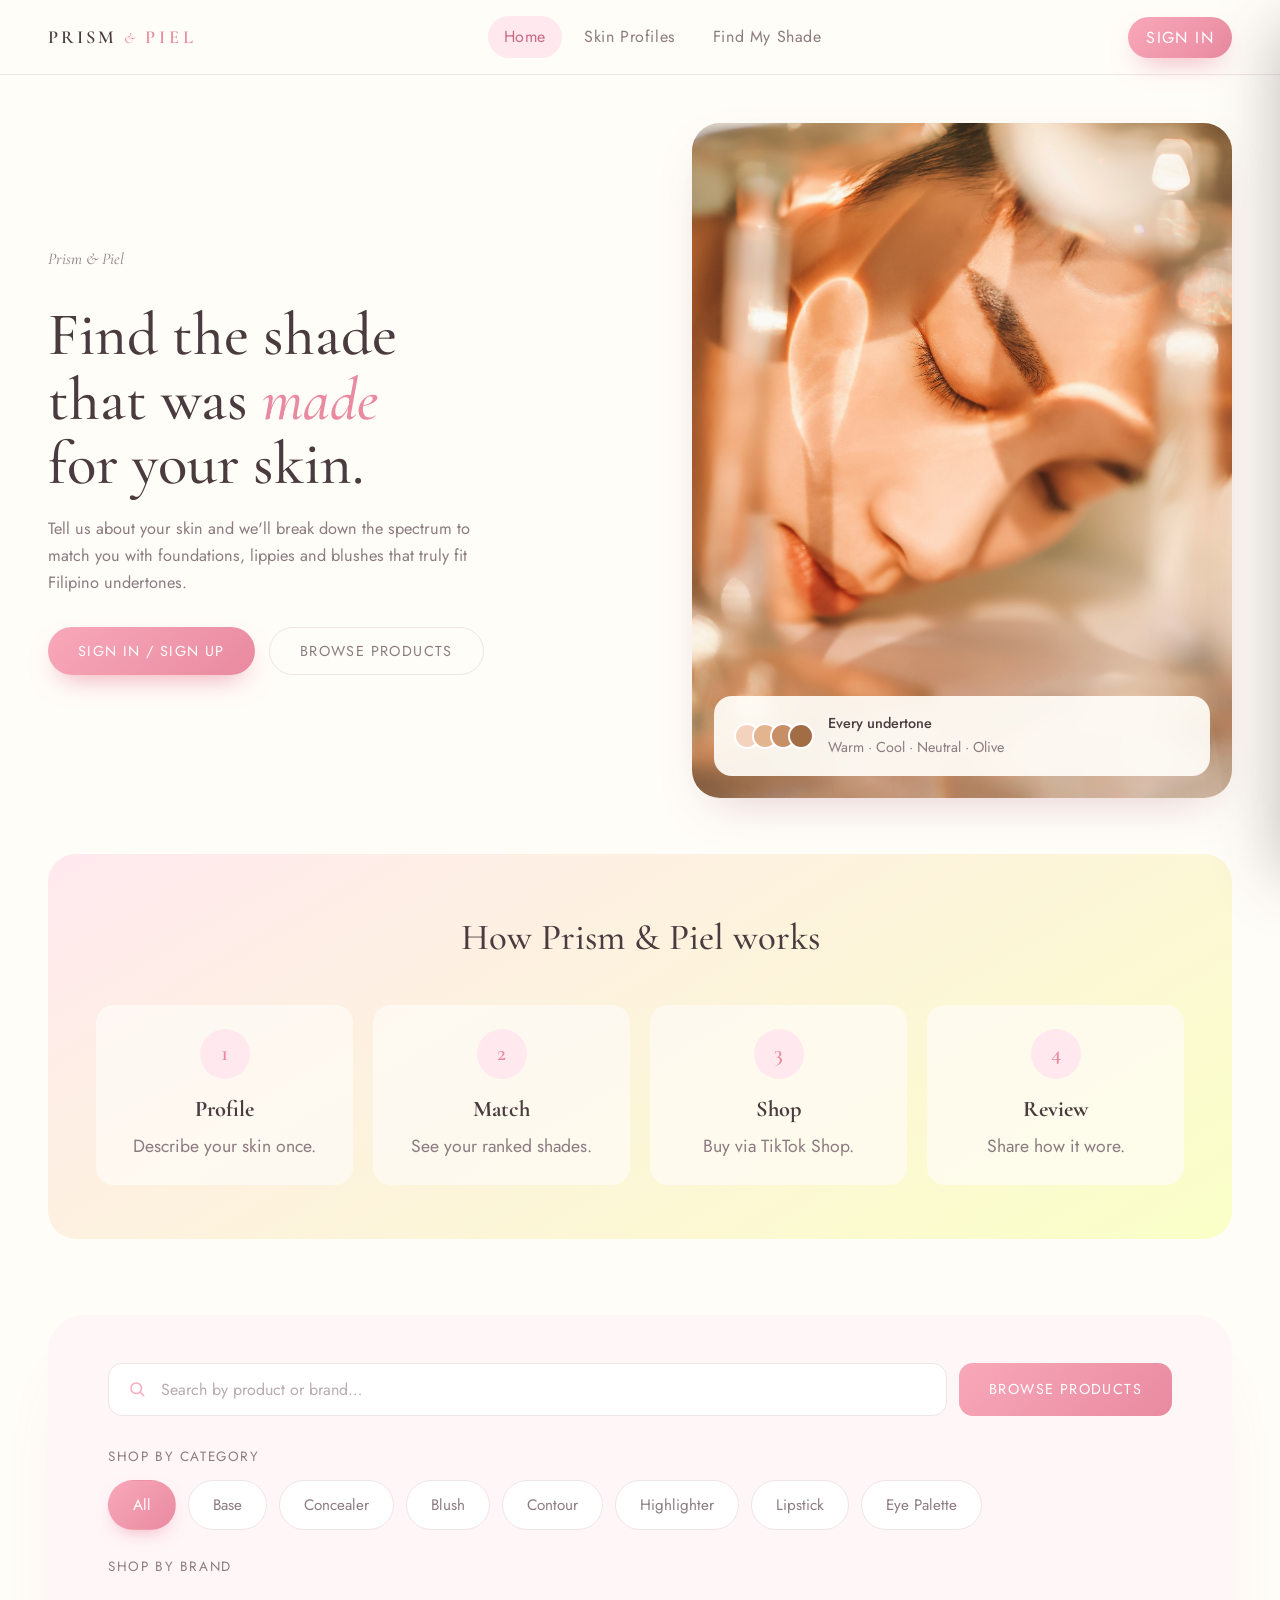
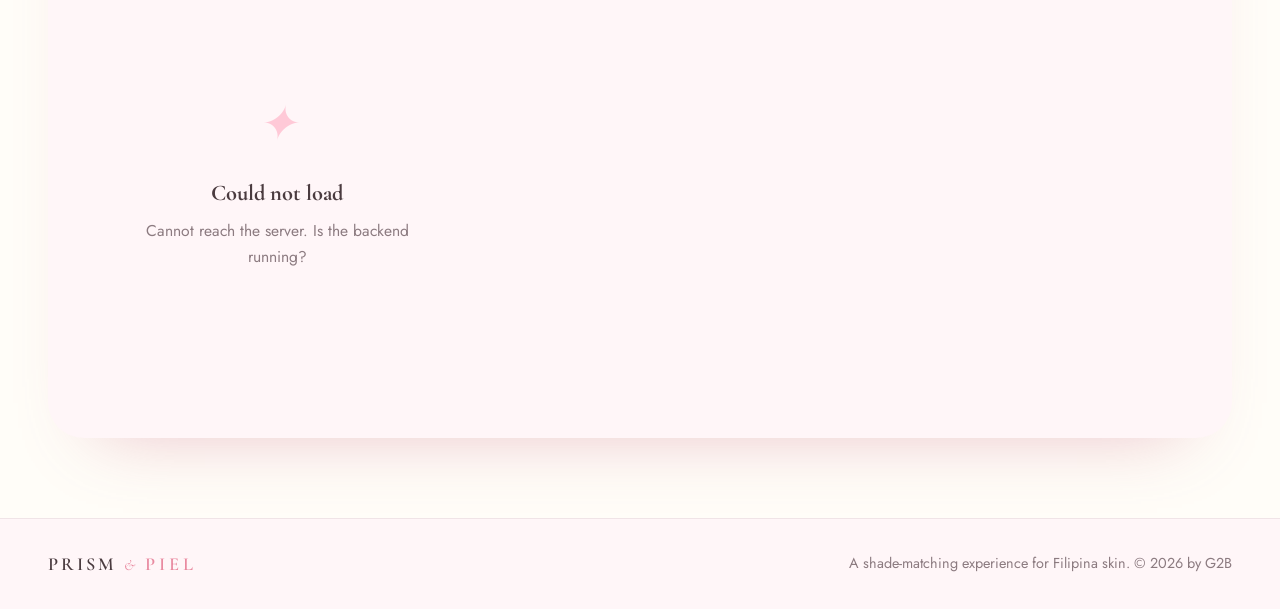
<file: frontend/index.html>
<!DOCTYPE html>
<html lang="en">
<head>
  <meta charset="UTF-8" />
  <meta name="viewport" content="width=device-width, initial-scale=1.0" />
  <title>Prism &amp; Piel</title>

  <!-- ===================================
  Cormorant Garamond - this one for elegant headings and titles 
  Jost - for body text 
  ======================================-->
  <link rel="preconnect" href="https://fonts.googleapis.com" />
  <link rel="preconnect" href="https://fonts.gstatic.com" crossorigin />
  <link href="https://fonts.googleapis.com/css2?family=Cormorant+Garamond:ital,wght@0,400;0,500;0,600;1,400&family=Jost:wght@300;400;500&display=swap" rel="stylesheet" />

  <link rel="stylesheet" href="css/style.css" />
</head>

<body>

  <!-- ============================================================
       MAIN APP
       ============================================================ -->
  <div id="app" class="app">

    <header class="topbar">
      <div class="topbar-inner">
        <div class="brand-mark brand-mark-sm" data-nav="home">
          <span class="brand-prism">PRISM</span>
          <span class="brand-amp">&amp;</span>
          <span class="brand-piel">PIEL</span>
        </div>

        <nav class="nav" id="main-nav">
          <a href="#" class="nav-link" data-nav="home">Home</a>
          <a href="#" class="nav-link" data-nav="profiles">Skin Profiles</a>
          <a href="#" class="nav-link" data-nav="recommend">Find My Shade</a>
        </nav>

        <div class="topbar-right">
          <!-- shown when signed in -->
          <span class="user-chip" id="user-chip">
            <span class="user-avatar" id="user-avatar">P</span>
            <span class="user-name" id="user-name">Guest</span>
          </span>
          <button class="btn btn-ghost btn-sm" id="btn-logout">Sign out</button>
          <!-- shown when browsing as guest -->
          <button class="btn btn-primary btn-sm hidden" id="btn-guest-signin"
                  data-open-auth="login">Sign In</button>
        </div>

        <button class="nav-toggle" id="nav-toggle" aria-label="Menu">&#9776;</button>
      </div>
    </header>

    <main class="main" id="view-root">

      <!-- ============ LANDING PAGE ============ -->
      <div id="view-landing" class="view">
        <section class="hero">
          <div class="hero-copy">
            <p class="hero-kicker">Prism &amp; Piel</p>
            <h1>Find the shade<br />that was <em>made</em><br />for your skin.</h1>
            <p>Tell us about your skin and we'll break down the spectrum to
               match you with foundations, lippies and blushes that truly fit
               Filipino undertones.</p>
            <div class="hero-actions">
              <button class="btn btn-primary" data-open-auth="login">Sign In / Sign Up</button>
              <button class="btn btn-ghost" id="btn-browse-guest">Browse Products</button>
            </div>
          </div>
          <div class="hero-pov">
            <img src="assets/hero.jpg" alt="" onerror="this.style.display='none'" />
            <div class="hero-badge">
              <div class="hero-badge-swatches">
                <span style="background:#F4D3BE"></span>
                <span style="background:#E3B58F"></span>
                <span style="background:#C68F66"></span>
                <span style="background:#A26C45"></span>
              </div>
              <div class="hero-badge-text">
                <b>Every undertone</b><br />Warm &middot; Cool &middot; Neutral &middot; Olive
              </div>
            </div>
          </div>
        </section>

        <!-- Steps band -->
        <section class="steps-band">
          <h2>How Prism &amp; Piel works</h2>
          <div class="steps-grid">
            <div class="step">
              <div class="step-num">1</div>
              <h4>Profile</h4>
              <p>Describe your skin once.</p>
            </div>
            <div class="step">
              <div class="step-num">2</div>
              <h4>Match</h4>
              <p>See your ranked shades.</p>
            </div>
            <div class="step">
              <div class="step-num">3</div>
              <h4>Shop</h4>
              <p>Buy via TikTok Shop.</p>
            </div>
            <div class="step">
              <div class="step-num">4</div>
              <h4>Review</h4>
              <p>Share how it wore.</p>
            </div>
          </div>
        </section>

        <div id="landing-products" class="products-section"></div>
      </div><!-- /view-landing -->


      <!-- ============ HOME ============ -->
      <div id="view-home" class="view hidden">

        <div class="welcome-band">
          <div>
            <h1 class="welcome-title">Welcome<span id="home-comma">,</span> <em id="welcome-name">there</em>.</h1>
            <p class="welcome-sub" id="home-sub">Here's a quick look at what's waiting for you.</p>
          </div>
          <div class="welcome-swatch-block">
            <div class="welcome-swatches">
              <span style="background:#F4D3BE"></span>
              <span style="background:#E3B58F"></span>
              <span style="background:#C68F66"></span>
              <span style="background:#A26C45"></span>
              <span style="background:#794E2F"></span>
            </div>
            <p class="welcome-swatch-label">Fair &middot; Light &middot; Medium &middot; Tan &middot; Deep</p>
          </div>
        </div>

        <div id="home-top-picks">
          <div class="section-head">
            <p class="section-kicker">Matched for you</p>
            <h2 class="section-title">Top Shade Picks</h2>
            <p class="section-sub">Based on your first skin profile.</p>
          </div>
          <div class="card-grid" id="home-recs-grid">
            <div class="loading">Finding your shades&hellip;</div>
          </div>
        </div>

        <div id="home-products" class="products-section"></div>

      </div><!-- /view-home -->


      <!-- ============ SKIN PROFILES ============ -->
      <div id="view-profiles" class="view hidden">
        <div class="section-head">
          <p class="section-kicker">Your skin, remembered</p>
          <h2 class="section-title">Skin Profiles</h2>
          <p class="section-sub">Save one or more profiles. Skin changes with the
             seasons &mdash; keep a profile for each version of you.</p>
        </div>
        <div id="profiles-signedin">
          <div class="toolbar">
            <span id="profiles-count" class="profiles-count"></span>
            <button class="btn btn-primary" id="btn-add-profile">+ New Profile</button>
          </div>
          <!-- minimal chips: name only -->
          <div class="profile-strip" id="profile-strip">
            <div class="loading">Loading profiles&hellip;</div>
          </div>
          <div id="profile-detail-host"></div>
        </div>
        <!-- guest gate -->
        <div id="profiles-guest" class="guest-gate hidden">
          <div class="empty">
            <div class="empty-mark">&#10022;</div>
            <h3>Sign in to use Skin Profiles</h3>
            <p>Profiles are tied to your account so we can save and match shades for you.</p>
            <button class="btn btn-primary" data-open-auth="login">Sign In / Sign Up</button>
          </div>
        </div>
      </div><!-- /view-profiles -->


      <!-- ============ FIND MY SHADE ============ -->
      <div id="view-recommend" class="view hidden">
        <div class="section-head">
          <p class="section-kicker">The matching engine</p>
          <h2 class="section-title">Find My Shade</h2>
          <p class="section-sub">Pick a skin profile and we'll rank the product
             variants that best fit your undertone and finish.</p>
        </div>
        <div id="recommend-signedin">
          <div class="rec-pickbar">
            <label class="field">
              <span class="field-label">Choose a skin profile</span>
              <select id="rec-profile-select">
                <option value="">Loading profiles&hellip;</option>
              </select>
            </label>
            <label class="field">
              <span class="field-label">Category</span>
              <select id="rec-category-select">
                <option value="">All categories</option>
                <option value="Base">Base</option>
                <option value="Concealer">Concealer</option>
                <option value="Blush">Blush</option>
                <option value="Contour">Contour</option>
                <option value="Highlighter">Highlighter</option>
                <option value="Lipstick">Lipstick</option>
                <option value="Eye Palette">Eye Palette</option>
              </select>
            </label>
            <button class="btn btn-primary" id="btn-get-recs">Find My Shade</button>
          </div>
          <div class="card-grid" id="rec-grid"></div>
        </div>
        <div id="recommend-guest" class="guest-gate hidden">
          <div class="empty">
            <div class="empty-mark">&#10022;</div>
            <h3>Sign in to get matched</h3>
            <p>Matches are computed from your saved skin profile, so we need to know it's yours.</p>
            <button class="btn btn-primary" data-open-auth="login">Sign In / Sign Up</button>
          </div>
        </div>
      </div><!-- /view-recommend -->

    </main>

    <footer class="footer">
      <div class="footer-inner">
        <div class="brand-mark brand-mark-sm">
          <span class="brand-prism">PRISM</span>
          <span class="brand-amp">&amp;</span>
          <span class="brand-piel">PIEL</span>
        </div>
        <p>A shade-matching experience for Filipina skin. &copy; 2026 by G2B</p>
      </div>
    </footer>

  </div><!-- /#app -->


  <!-- ============================================================
       AUTH MODAL
       ============================================================ -->
  <div id="auth-modal" class="modal-overlay hidden">
    <div class="modal modal-auth">

      <!-- ── Sparkle decorations (shared across both forms) ── -->
      <div class="sparkle-star sparkle-pulse"
           style="top:22px;right:52px;opacity:.6;color:var(--pink-400);pointer-events:none;position:absolute;z-index:0;">
        <svg width="16" height="16" viewBox="0 0 18 18" fill="currentColor">
          <path d="M9 0 L10.2 7.8 L18 9 L10.2 10.2 L9 18 L7.8 10.2 L0 9 L7.8 7.8 Z"/>
        </svg>
      </div>
      <div class="sparkle-star sparkle-drift"
           style="top:52px;right:90px;opacity:.3;color:var(--pink-300);pointer-events:none;position:absolute;z-index:0;">
        <svg width="9" height="9" viewBox="0 0 18 18" fill="currentColor">
          <path d="M9 0 L10.2 7.8 L18 9 L10.2 10.2 L9 18 L7.8 10.2 L0 9 L7.8 7.8 Z"/>
        </svg>
      </div>
      <div class="sparkle-star sparkle-drift-slow"
           style="top:16px;right:120px;opacity:.18;color:var(--pink-500);pointer-events:none;position:absolute;z-index:0;">
        <svg width="7" height="7" viewBox="0 0 18 18" fill="currentColor">
          <path d="M9 0 L10.2 7.8 L18 9 L10.2 10.2 L9 18 L7.8 10.2 L0 9 L7.8 7.8 Z"/>
        </svg>
      </div>
      <div class="sparkle-star sparkle-pulse"
           style="top:38px;left:28px;opacity:.25;color:var(--pink-400);pointer-events:none;position:absolute;z-index:0;animation-delay:.9s;">
        <svg width="10" height="10" viewBox="0 0 18 18" fill="currentColor">
          <path d="M9 0 L10.2 7.8 L18 9 L10.2 10.2 L9 18 L7.8 10.2 L0 9 L7.8 7.8 Z"/>
        </svg>
      </div>
      <div class="sparkle-star sparkle-drift"
           style="top:90px;left:20px;opacity:.16;color:var(--pink-300);pointer-events:none;position:absolute;z-index:0;animation-delay:1.4s;">
        <svg width="7" height="7" viewBox="0 0 18 18" fill="currentColor">
          <path d="M9 0 L10.2 7.8 L18 9 L10.2 10.2 L9 18 L7.8 10.2 L0 9 L7.8 7.8 Z"/>
        </svg>
      </div>
      <div class="sparkle-star sparkle-drift"
           style="bottom:80px;right:38px;opacity:.35;color:var(--pink-400);pointer-events:none;position:absolute;z-index:0;animation-delay:1.2s;">
        <svg width="13" height="13" viewBox="0 0 18 18" fill="currentColor">
          <path d="M9 0 L10.2 7.8 L18 9 L10.2 10.2 L9 18 L7.8 10.2 L0 9 L7.8 7.8 Z"/>
        </svg>
      </div>
      <div class="sparkle-star sparkle-drift-slow"
           style="bottom:120px;right:76px;opacity:.18;color:var(--pink-300);pointer-events:none;position:absolute;z-index:0;animation-delay:.5s;">
        <svg width="7" height="7" viewBox="0 0 18 18" fill="currentColor">
          <path d="M9 0 L10.2 7.8 L18 9 L10.2 10.2 L9 18 L7.8 10.2 L0 9 L7.8 7.8 Z"/>
        </svg>
      </div>
      <div class="sparkle-star sparkle-pulse"
           style="bottom:60px;left:36px;opacity:.28;color:var(--pink-500);pointer-events:none;position:absolute;z-index:0;animation-delay:1.8s;">
        <svg width="11" height="11" viewBox="0 0 18 18" fill="currentColor">
          <path d="M9 0 L10.2 7.8 L18 9 L10.2 10.2 L9 18 L7.8 10.2 L0 9 L7.8 7.8 Z"/>
        </svg>
      </div>
      <div class="sparkle-star sparkle-drift"
           style="bottom:100px;left:66px;opacity:.16;color:var(--pink-200);pointer-events:none;position:absolute;z-index:0;animation-delay:2.2s;">
        <svg width="8" height="8" viewBox="0 0 18 18" fill="currentColor">
          <path d="M9 0 L10.2 7.8 L18 9 L10.2 10.2 L9 18 L7.8 10.2 L0 9 L7.8 7.8 Z"/>
        </svg>
      </div>
      <div class="sparkle-star sparkle-pulse"
           style="top:50%;right:24px;opacity:.2;color:var(--pink-200);pointer-events:none;position:absolute;z-index:0;animation-delay:3s;">
        <svg width="9" height="9" viewBox="0 0 18 18" fill="currentColor">
          <path d="M9 0 L10.2 7.8 L18 9 L10.2 10.2 L9 18 L7.8 10.2 L0 9 L7.8 7.8 Z"/>
        </svg>
      </div>
      <div class="sparkle-star sparkle-drift-slow"
           style="top:45%;left:22px;opacity:.18;color:var(--pink-400);pointer-events:none;position:absolute;z-index:0;animation-delay:2.6s;">
        <svg width="8" height="8" viewBox="0 0 18 18" fill="currentColor">
          <path d="M9 0 L10.2 7.8 L18 9 L10.2 10.2 L9 18 L7.8 10.2 L0 9 L7.8 7.8 Z"/>
        </svg>
      </div>
      <!-- ── end sparkles ── -->

      <button class="modal-close" id="auth-modal-close" aria-label="Close">&times;</button>

      <!-- ===================================
           LOGIN FORM
      ======================================-->
      <div id="login-form" class="auth-form landingPage-form">
        <div class="brand-mark" style="justify-content:center;margin-bottom:18px">
          <span class="brand-prism">PRISM</span>
          <span class="brand-amp">&amp;</span>
          <span class="brand-piel">PIEL</span>
        </div>

        <h1 class="landingPage-title">Welcome back</h1>
        <p class="landingPage-desc">Sign in to continue to your shade profile.</p>

        <label class="field auth-field">
          <span class="field-label">Email</span>
          <span class="auth-input">
            <svg viewBox="0 0 24 24" fill="none" stroke="currentColor" stroke-width="1.8"
                 stroke-linecap="round" stroke-linejoin="round" aria-hidden="true">
              <rect x="3" y="5" width="18" height="14" rx="2" />
              <path d="m3 7 9 6 9-6" />
            </svg>
            <input type="email" id="login-email" placeholder="you@email.com" />
          </span>
        </label>

        <label class="field auth-field">
          <span class="field-label">Password</span>
          <span class="auth-input">
            <svg viewBox="0 0 24 24" fill="none" stroke="currentColor" stroke-width="1.8"
                 stroke-linecap="round" stroke-linejoin="round" aria-hidden="true">
              <rect x="4" y="11" width="16" height="9" rx="2" />
              <path d="M8 11V8a4 4 0 0 1 8 0v3" />
            </svg>
            <input type="password" id="login-password" placeholder="&bull;&bull;&bull;&bull;&bull;&bull;&bull;&bull;" />
            <button type="button" class="toggle-pw" data-target="login-password" aria-label="Show password">
              <svg class="eye-show" viewBox="0 0 24 24" fill="none" stroke="currentColor"
                   stroke-width="1.8" stroke-linecap="round" stroke-linejoin="round">
                <path d="M1 12s4-8 11-8 11 8 11 8-4 8-11 8-11-8-11-8z"/>
                <circle cx="12" cy="12" r="3"/>
              </svg>
              <svg class="eye-hide" viewBox="0 0 24 24" fill="none" stroke="currentColor"
                   stroke-width="1.8" stroke-linecap="round" stroke-linejoin="round" style="display:none;">
                <path d="M17.94 17.94A10.07 10.07 0 0 1 12 20c-7 0-11-8-11-8a18.45 18.45 0 0 1 5.06-5.94"/>
                <path d="M9.9 4.24A9.12 9.12 0 0 1 12 4c7 0 11 8 11 8a18.5 18.5 0 0 1-2.16 3.19"/>
                <line x1="1" y1="1" x2="23" y2="23"/>
              </svg>
            </button>
          </span>
        </label>

        <p id="login-error" class="form-error"></p>

        <div class="auth-swatch-strip">
          <span style="background:#F4D3BE"></span>
          <span style="background:#E3B58F"></span>
          <span style="background:#C68F66"></span>
          <span style="background:#A26C45"></span>
          <span style="background:#794E2F"></span>
        </div>

        <button class="btn btn-primary btn-block" id="btn-login">Sign In</button>

        <div class="auth-deco-stars">&#10022; &nbsp; &#10022; &nbsp; &#10022;</div>

        <p class="landingPage-switch">
          New to Prism &amp; Piel?
          <a href="#" id="go-signup">Create an account</a>
        </p>
      </div>

      <!-- ===================================
           SIGNUP FORM
      ======================================-->
      <div id="signup-form" class="auth-form landingPage-form hidden">
        <div class="brand-mark" style="justify-content:center;margin-bottom:18px">
          <span class="brand-prism">PRISM</span>
          <span class="brand-amp">&amp;</span>
          <span class="brand-piel">PIEL</span>
        </div>

        <h1 class="landingPage-title">Create your account</h1>
        <p class="landingPage-desc">Start matching your shade in minutes &mdash; it's free.</p>

        <label class="field auth-field">
          <span class="field-label">Full name</span>
          <span class="auth-input">
            <svg viewBox="0 0 24 24" fill="none" stroke="currentColor" stroke-width="1.8"
                 stroke-linecap="round" stroke-linejoin="round" aria-hidden="true">
              <circle cx="12" cy="8" r="3.4" />
              <path d="M5 20c0-3.6 3.1-6 7-6s7 2.4 7 6" />
            </svg>
            <input type="text" id="signup-name" placeholder="Nadine Lustre" />
          </span>
        </label>

        <label class="field auth-field">
          <span class="field-label">Email</span>
          <span class="auth-input">
            <svg viewBox="0 0 24 24" fill="none" stroke="currentColor" stroke-width="1.8"
                 stroke-linecap="round" stroke-linejoin="round" aria-hidden="true">
              <rect x="3" y="5" width="18" height="14" rx="2" />
              <path d="m3 7 9 6 9-6" />
            </svg>
            <input type="email" id="signup-email" placeholder="you@email.com" />
          </span>
        </label>

        <label class="field auth-field">
          <span class="field-label">Password</span>
          <span class="auth-input">
            <svg viewBox="0 0 24 24" fill="none" stroke="currentColor" stroke-width="1.8"
                 stroke-linecap="round" stroke-linejoin="round" aria-hidden="true">
              <rect x="4" y="11" width="16" height="9" rx="2" />
              <path d="M8 11V8a4 4 0 0 1 8 0v3" />
            </svg>
            <input type="password" id="signup-password" placeholder="Choose a password" />
            <button type="button" class="toggle-pw" data-target="signup-password" aria-label="Show password">
              <svg class="eye-show" viewBox="0 0 24 24" fill="none" stroke="currentColor"
                   stroke-width="1.8" stroke-linecap="round" stroke-linejoin="round">
                <path d="M1 12s4-8 11-8 11 8 11 8-4 8-11 8-11-8-11-8z"/>
                <circle cx="12" cy="12" r="3"/>
              </svg>
              <svg class="eye-hide" viewBox="0 0 24 24" fill="none" stroke="currentColor"
                   stroke-width="1.8" stroke-linecap="round" stroke-linejoin="round" style="display:none;">
                <path d="M17.94 17.94A10.07 10.07 0 0 1 12 20c-7 0-11-8-11-8a18.45 18.45 0 0 1 5.06-5.94"/>
                <path d="M9.9 4.24A9.12 9.12 0 0 1 12 4c7 0 11 8 11 8a18.5 18.5 0 0 1-2.16 3.19"/>
                <line x1="1" y1="1" x2="23" y2="23"/>
              </svg>
            </button>
          </span>
        </label>

        <p id="signup-error" class="form-error"></p>

        <div class="auth-swatch-strip">
          <span style="background:#F4D3BE"></span>
          <span style="background:#E3B58F"></span>
          <span style="background:#C68F66"></span>
          <span style="background:#A26C45"></span>
          <span style="background:#794E2F"></span>
        </div>

        <button class="btn btn-primary btn-block" id="btn-signup">Create Account</button>

        <div class="auth-deco-stars">&#10022; &nbsp; &#10022; &nbsp; &#10022;</div>

        <p class="landingPage-switch">
          Already have an account?
          <a href="#" id="go-login">Sign in</a>
        </p>
      </div>

    </div><!-- /.modal-auth -->
  </div><!-- /#auth-modal -->


  <!-- ============================================================
       GENERAL MODAL  (profile form)
       ============================================================ -->
  <div id="modal-overlay" class="modal-overlay hidden">
    <div class="modal">
      <button class="modal-close" id="modal-close" aria-label="Close">&times;</button>
      <div id="modal-content"></div>
    </div>
  </div>


  <!-- ============================================================
       PRODUCT DRAWER (slides in from the right)
       ============================================================ -->
  <div id="drawer-overlay" class="drawer-overlay"></div>
  <aside id="product-drawer" class="product-drawer" aria-hidden="true">
    <button id="drawer-close" class="drawer-close" aria-label="Close">&times;</button>
    <div id="drawer-content"></div>
  </aside>


  <script src="js/api.js"></script>
  <script src="js/components.js"></script>
  <script src="js/views.js"></script>
  <script src="js/app.js"></script>

</body>
</html>
</file>
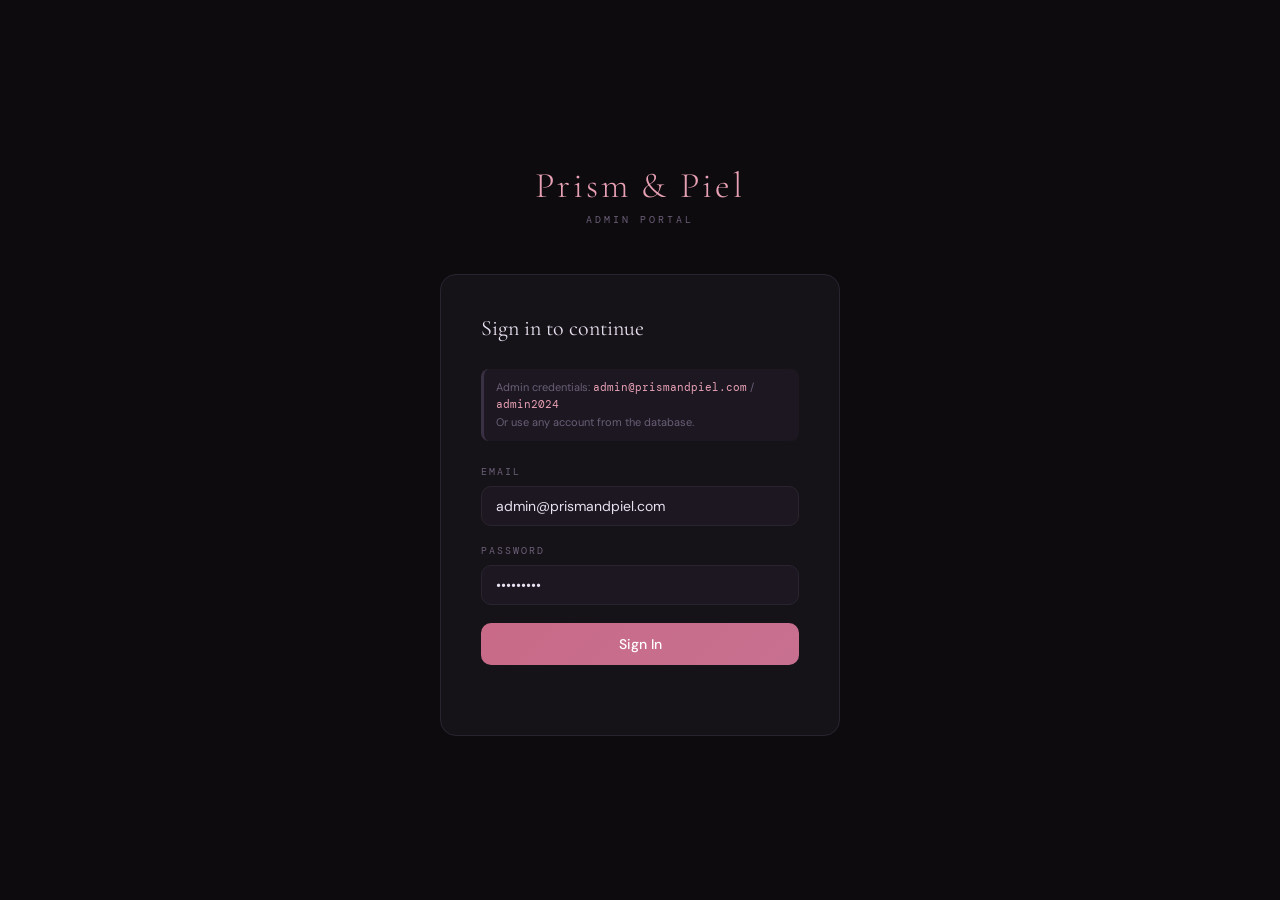
<file: backend/frontendfor.html>
<!DOCTYPE html>
<html lang="en">
<head>
<meta charset="UTF-8" />
<meta name="viewport" content="width=device-width, initial-scale=1.0" />
<title>Prism & Piel — Admin</title>
<link href="https://fonts.googleapis.com/css2?family=Cormorant+Garamond:ital,wght@0,300;0,400;0,600;1,300;1,400&family=DM+Mono:wght@300;400;500&family=DM+Sans:wght@300;400;500&display=swap" rel="stylesheet" />
<style>
/* ── RESET & BASE ── */
*, *::before, *::after { box-sizing: border-box; margin: 0; padding: 0; }
:root {
  --bg:       #0d0b0e;
  --surface:  #161318;
  --card:     #1c1720;
  --border:   #2a2430;
  --border2:  #3a3044;
  --muted:    #6b5f78;
  --text:     #e8e0f0;
  --soft:     #b8adc8;
  --rose:     #e8a0b4;
  --rose2:    #c86a88;
  --peach:    #e8b490;
  --gold:     #d4a86a;
  --teal:     #8ec8c0;
  --accent:   #c87090;
  --danger:   #e06060;
  --success:  #80c880;
  --radius:   10px;
  --mono:     'DM Mono', monospace;
  --serif:    'Cormorant Garamond', serif;
  --sans:     'DM Sans', sans-serif;
}
html { scroll-behavior: smooth; }
body {
  background: var(--bg);
  color: var(--text);
  font-family: var(--sans);
  font-size: 14px;
  min-height: 100vh;
  display: flex;
  overflow-x: hidden;
}

/* ── SCROLLBAR ── */
::-webkit-scrollbar { width: 5px; height: 5px; }
::-webkit-scrollbar-track { background: var(--surface); }
::-webkit-scrollbar-thumb { background: var(--border2); border-radius: 99px; }

/* ── LOGIN SCREEN ── */
#login-screen {
  position: fixed; inset: 0;
  background: var(--bg);
  display: flex; align-items: center; justify-content: center;
  z-index: 1000;
  flex-direction: column;
  gap: 0;
}
.login-wrap {
  width: 400px;
  animation: fadeUp .6s ease both;
}
@keyframes fadeUp {
  from { opacity: 0; transform: translateY(20px); }
  to   { opacity: 1; transform: translateY(0); }
}
.login-logo {
  font-family: var(--serif);
  font-size: 36px;
  font-weight: 300;
  letter-spacing: .08em;
  color: var(--rose);
  text-align: center;
  margin-bottom: 6px;
}
.login-sub {
  font-family: var(--mono);
  font-size: 10px;
  letter-spacing: .3em;
  color: var(--muted);
  text-align: center;
  text-transform: uppercase;
  margin-bottom: 48px;
}
.login-card {
  background: var(--surface);
  border: 1px solid var(--border);
  border-radius: 16px;
  padding: 40px;
}
.login-card h2 {
  font-family: var(--serif);
  font-size: 22px;
  font-weight: 400;
  color: var(--text);
  margin-bottom: 28px;
}
.field { margin-bottom: 18px; }
.field label {
  display: block;
  font-family: var(--mono);
  font-size: 10px;
  letter-spacing: .2em;
  color: var(--muted);
  text-transform: uppercase;
  margin-bottom: 8px;
}
.field input {
  width: 100%;
  background: var(--card);
  border: 1px solid var(--border);
  border-radius: var(--radius);
  padding: 10px 14px;
  color: var(--text);
  font-family: var(--sans);
  font-size: 14px;
  outline: none;
  transition: border-color .2s;
}
.field input:focus { border-color: var(--rose2); }
.login-hint {
  font-size: 11px; color: var(--muted);
  margin-bottom: 24px; line-height: 1.6;
  background: var(--card); border-radius: 8px;
  padding: 10px 12px;
  border-left: 3px solid var(--border2);
}
.login-hint code {
  font-family: var(--mono);
  color: var(--rose);
  font-size: 11px;
}
.btn-primary {
  width: 100%;
  background: linear-gradient(135deg, var(--rose2), var(--accent));
  border: none; border-radius: var(--radius);
  padding: 12px;
  color: #fff;
  font-family: var(--sans);
  font-size: 14px;
  font-weight: 500;
  cursor: pointer;
  transition: opacity .2s, transform .15s;
}
.btn-primary:hover { opacity: .88; transform: translateY(-1px); }
.btn-primary:active { transform: translateY(0); }
#login-error {
  margin-top: 14px;
  font-size: 12px;
  color: var(--danger);
  text-align: center;
  min-height: 16px;
}

/* ── SIDEBAR ── */
#app { display: flex; width: 100%; min-height: 100vh; }
#sidebar {
  width: 220px;
  min-width: 220px;
  background: var(--surface);
  border-right: 1px solid var(--border);
  display: flex;
  flex-direction: column;
  padding: 28px 0 20px;
  position: sticky;
  top: 0;
  height: 100vh;
  overflow-y: auto;
}
.sidebar-logo {
  padding: 0 20px 28px;
  border-bottom: 1px solid var(--border);
}
.sidebar-logo .brand {
  font-family: var(--serif);
  font-size: 20px;
  font-weight: 400;
  color: var(--rose);
  letter-spacing: .04em;
}
.sidebar-logo .tag {
  font-family: var(--mono);
  font-size: 9px;
  letter-spacing: .25em;
  color: var(--muted);
  text-transform: uppercase;
  margin-top: 2px;
}
.nav-section {
  padding: 20px 12px 0;
}
.nav-label {
  font-family: var(--mono);
  font-size: 9px;
  letter-spacing: .25em;
  color: var(--muted);
  text-transform: uppercase;
  padding: 0 8px;
  margin-bottom: 6px;
}
.nav-item {
  display: flex;
  align-items: center;
  gap: 10px;
  padding: 9px 10px;
  border-radius: 8px;
  cursor: pointer;
  color: var(--soft);
  font-size: 13px;
  transition: all .15s;
  margin-bottom: 2px;
  border: 1px solid transparent;
}
.nav-item:hover { background: var(--card); color: var(--text); }
.nav-item.active {
  background: var(--card);
  border-color: var(--border2);
  color: var(--rose);
}
.nav-icon { font-size: 15px; width: 20px; text-align: center; flex-shrink: 0; }
.sidebar-footer {
  margin-top: auto;
  padding: 16px 20px 0;
  border-top: 1px solid var(--border);
}
.user-pill {
  display: flex; align-items: center; gap: 10px;
  padding: 8px 10px;
  background: var(--card);
  border: 1px solid var(--border);
  border-radius: 10px;
}
.user-avatar {
  width: 30px; height: 30px;
  border-radius: 50%;
  background: linear-gradient(135deg, var(--rose2), var(--peach));
  display: flex; align-items: center; justify-content: center;
  font-family: var(--serif);
  font-size: 14px;
  color: #fff;
  flex-shrink: 0;
}
.user-info .name { font-size: 12px; color: var(--text); }
.user-info .role {
  font-family: var(--mono);
  font-size: 9px;
  color: var(--muted);
  letter-spacing: .1em;
}
.logout-btn {
  background: none; border: none;
  color: var(--muted); cursor: pointer;
  font-size: 14px; margin-left: auto;
  padding: 4px;
  transition: color .15s;
}
.logout-btn:hover { color: var(--danger); }

/* ── MAIN CONTENT ── */
#main {
  flex: 1;
  overflow: auto;
  display: flex;
  flex-direction: column;
}
.page { display: none; flex: 1; flex-direction: column; }
.page.active { display: flex; }

/* ── PAGE HEADER ── */
.page-header {
  padding: 32px 36px 24px;
  border-bottom: 1px solid var(--border);
  display: flex;
  align-items: flex-end;
  justify-content: space-between;
  flex-wrap: wrap;
  gap: 16px;
}
.page-header-left {}
.page-title {
  font-family: var(--serif);
  font-size: 30px;
  font-weight: 300;
  color: var(--text);
  letter-spacing: .02em;
}
.page-sub {
  font-family: var(--mono);
  font-size: 11px;
  color: var(--muted);
  letter-spacing: .15em;
  margin-top: 4px;
}
.btn-add {
  display: flex; align-items: center; gap: 6px;
  background: linear-gradient(135deg, var(--rose2), var(--accent));
  border: none; border-radius: var(--radius);
  padding: 9px 16px;
  color: #fff;
  font-family: var(--sans);
  font-size: 12px;
  font-weight: 500;
  cursor: pointer;
  transition: opacity .2s;
  white-space: nowrap;
}
.btn-add:hover { opacity: .85; }

/* ── CONTENT AREA ── */
.content-area { padding: 28px 36px; flex: 1; }

/* ── STATS GRID ── */
.stats-grid {
  display: grid;
  grid-template-columns: repeat(auto-fill, minmax(160px, 1fr));
  gap: 14px;
  margin-bottom: 28px;
}
.stat-card {
  background: var(--surface);
  border: 1px solid var(--border);
  border-radius: 12px;
  padding: 18px 20px;
  transition: border-color .2s;
}
.stat-card:hover { border-color: var(--border2); }
.stat-icon { font-size: 22px; margin-bottom: 10px; }
.stat-num {
  font-family: var(--mono);
  font-size: 26px;
  color: var(--text);
  font-weight: 500;
}
.stat-label {
  font-size: 11px;
  color: var(--muted);
  margin-top: 3px;
}

/* ── TABLE ── */
.table-wrap {
  background: var(--surface);
  border: 1px solid var(--border);
  border-radius: 14px;
  overflow: hidden;
}
.table-toolbar {
  padding: 16px 20px;
  display: flex; align-items: center; gap: 12px;
  border-bottom: 1px solid var(--border);
  flex-wrap: wrap;
}
.search-input {
  flex: 1; min-width: 160px;
  background: var(--card);
  border: 1px solid var(--border);
  border-radius: 8px;
  padding: 7px 12px;
  color: var(--text);
  font-family: var(--sans);
  font-size: 13px;
  outline: none;
  transition: border-color .2s;
}
.search-input:focus { border-color: var(--border2); }
.search-input::placeholder { color: var(--muted); }
.table-count {
  font-family: var(--mono);
  font-size: 11px;
  color: var(--muted);
  white-space: nowrap;
}
table {
  width: 100%;
  border-collapse: collapse;
}
th {
  padding: 10px 16px;
  text-align: left;
  font-family: var(--mono);
  font-size: 10px;
  letter-spacing: .18em;
  color: var(--muted);
  text-transform: uppercase;
  background: var(--card);
  border-bottom: 1px solid var(--border);
  white-space: nowrap;
}
td {
  padding: 11px 16px;
  border-bottom: 1px solid var(--border);
  color: var(--soft);
  font-size: 13px;
  vertical-align: middle;
}
tr:last-child td { border-bottom: none; }
tr:hover td { background: rgba(255,255,255,.015); }
.id-badge {
  font-family: var(--mono);
  font-size: 11px;
  color: var(--rose);
  background: rgba(200,106,136,.1);
  border: 1px solid rgba(200,106,136,.2);
  border-radius: 6px;
  padding: 2px 7px;
  white-space: nowrap;
}
.chip {
  display: inline-block;
  padding: 2px 8px;
  border-radius: 99px;
  font-size: 11px;
  font-family: var(--mono);
  border: 1px solid;
}
.chip-warm  { color: var(--peach); border-color: rgba(232,180,144,.3); background: rgba(232,180,144,.08); }
.chip-cool  { color: var(--teal);  border-color: rgba(142,200,192,.3); background: rgba(142,200,192,.08); }
.chip-neutral { color: var(--soft); border-color: rgba(184,173,200,.3); background: rgba(184,173,200,.08); }
.chip-olive { color: var(--gold);  border-color: rgba(212,168,106,.3); background: rgba(212,168,106,.08); }
.chip-matte { color: #b0b0c8; border-color: rgba(176,176,200,.3); background: rgba(176,176,200,.08); }
.chip-dewy  { color: var(--teal);  border-color: rgba(142,200,192,.3); background: rgba(142,200,192,.08); }
.chip-satin { color: var(--gold);  border-color: rgba(212,168,106,.3); background: rgba(212,168,106,.08); }
.chip-natural { color: #a0c8a0; border-color: rgba(160,200,160,.3); background: rgba(160,200,160,.08); }
.chip-shimmer { color: var(--rose); border-color: rgba(232,160,180,.3); background: rgba(232,160,180,.08); }
.chip-cat {
  color: var(--peach);
  border-color: rgba(232,180,144,.25);
  background: rgba(232,180,144,.07);
}
.shade-dot {
  display: inline-block;
  width: 14px; height: 14px;
  border-radius: 50%;
  border: 1px solid rgba(255,255,255,.15);
  vertical-align: middle;
  margin-right: 6px;
}
.star { color: var(--gold); }
.action-btns { display: flex; gap: 6px; }
.btn-icon {
  background: var(--card);
  border: 1px solid var(--border);
  border-radius: 7px;
  padding: 5px 8px;
  color: var(--muted);
  cursor: pointer;
  font-size: 12px;
  transition: all .15s;
}
.btn-icon:hover { border-color: var(--border2); color: var(--text); }
.btn-icon.del:hover { border-color: rgba(224,96,96,.4); color: var(--danger); }
.btn-icon.edit:hover { border-color: rgba(200,112,144,.4); color: var(--rose); }
.truncate { max-width: 200px; overflow: hidden; text-overflow: ellipsis; white-space: nowrap; }
a.link { color: var(--teal); text-decoration: none; font-family: var(--mono); font-size: 11px; }
a.link:hover { text-decoration: underline; }
.clicks-bar-wrap { display: flex; align-items: center; gap: 8px; }
.clicks-bar {
  height: 4px; border-radius: 99px;
  background: var(--card); width: 60px; overflow: hidden;
}
.clicks-fill { height: 100%; border-radius: 99px; background: linear-gradient(90deg, var(--rose2), var(--peach)); }
.bool-yes { color: var(--success); font-size: 12px; }
.bool-no  { color: var(--muted);   font-size: 12px; }

/* ── MODAL ── */
.modal-bg {
  position: fixed; inset: 0;
  background: rgba(0,0,0,.7);
  backdrop-filter: blur(4px);
  z-index: 500;
  display: flex; align-items: center; justify-content: center;
  opacity: 0; pointer-events: none;
  transition: opacity .2s;
}
.modal-bg.open { opacity: 1; pointer-events: all; }
.modal {
  background: var(--surface);
  border: 1px solid var(--border2);
  border-radius: 16px;
  width: min(540px, 95vw);
  max-height: 90vh;
  overflow-y: auto;
  transform: translateY(16px);
  transition: transform .25s;
}
.modal-bg.open .modal { transform: translateY(0); }
.modal-head {
  padding: 22px 24px 18px;
  border-bottom: 1px solid var(--border);
  display: flex; align-items: center; justify-content: space-between;
}
.modal-title {
  font-family: var(--serif);
  font-size: 20px;
  font-weight: 400;
  color: var(--text);
}
.modal-close {
  background: none; border: none;
  color: var(--muted); cursor: pointer; font-size: 18px;
  transition: color .15s; padding: 2px 6px;
}
.modal-close:hover { color: var(--text); }
.modal-body { padding: 22px 24px; }
.form-row { display: grid; grid-template-columns: 1fr 1fr; gap: 14px; margin-bottom: 14px; }
.form-row.single { grid-template-columns: 1fr; }
.form-group { display: flex; flex-direction: column; gap: 6px; }
.form-group label {
  font-family: var(--mono); font-size: 10px;
  letter-spacing: .18em; color: var(--muted); text-transform: uppercase;
}
.form-group input,
.form-group select,
.form-group textarea {
  background: var(--card);
  border: 1px solid var(--border);
  border-radius: var(--radius);
  padding: 9px 12px;
  color: var(--text);
  font-family: var(--sans);
  font-size: 13px;
  outline: none;
  transition: border-color .2s;
}
.form-group input:focus,
.form-group select:focus,
.form-group textarea:focus { border-color: var(--rose2); }
.form-group select option { background: var(--card); }
.form-group textarea { resize: vertical; min-height: 80px; }
.modal-foot {
  padding: 16px 24px;
  border-top: 1px solid var(--border);
  display: flex; justify-content: flex-end; gap: 10px;
}
.btn-cancel {
  background: none; border: 1px solid var(--border);
  border-radius: var(--radius); padding: 9px 18px;
  color: var(--soft); cursor: pointer; font-family: var(--sans);
  font-size: 13px; transition: border-color .15s;
}
.btn-cancel:hover { border-color: var(--border2); }
.btn-save {
  background: linear-gradient(135deg, var(--rose2), var(--accent));
  border: none; border-radius: var(--radius); padding: 9px 22px;
  color: #fff; cursor: pointer; font-family: var(--sans);
  font-size: 13px; font-weight: 500; transition: opacity .2s;
}
.btn-save:hover { opacity: .85; }

/* ── TOAST ── */
#toast {
  position: fixed; bottom: 28px; right: 28px;
  background: var(--card); border: 1px solid var(--border2);
  border-radius: 10px; padding: 12px 18px;
  font-size: 13px; color: var(--text);
  box-shadow: 0 8px 32px rgba(0,0,0,.4);
  z-index: 999;
  transform: translateY(80px); opacity: 0;
  transition: all .3s cubic-bezier(.34,1.56,.64,1);
  display: flex; align-items: center; gap: 8px;
}
#toast.show { transform: translateY(0); opacity: 1; }
#toast .toast-icon { font-size: 16px; }

/* ── EMPTY STATE ── */
.empty-state {
  text-align: center; padding: 60px 20px;
  color: var(--muted);
}
.empty-state .icon { font-size: 40px; margin-bottom: 12px; }
.empty-state p { font-size: 13px; }

/* ── DASHBOARD OVERVIEW ── */
.recent-section { margin-top: 28px; }
.section-title {
  font-family: var(--serif);
  font-size: 18px; font-weight: 400;
  color: var(--text); margin-bottom: 14px;
}
.overview-grid { display: grid; grid-template-columns: 1fr 1fr; gap: 20px; }
.mini-table-wrap {
  background: var(--surface); border: 1px solid var(--border);
  border-radius: 12px; overflow: hidden;
}
.mini-table-head {
  padding: 12px 16px; border-bottom: 1px solid var(--border);
  font-family: var(--mono); font-size: 10px;
  letter-spacing: .18em; color: var(--muted); text-transform: uppercase;
}
.mini-row {
  display: flex; align-items: center; justify-content: space-between;
  padding: 10px 16px; border-bottom: 1px solid var(--border);
  font-size: 12px;
}
.mini-row:last-child { border-bottom: none; }
.mini-row:hover { background: rgba(255,255,255,.015); }

/* PAGINATION */
.pagination {
  display: flex; align-items: center; justify-content: flex-end;
  gap: 6px; padding: 14px 16px;
  border-top: 1px solid var(--border);
}
.page-btn {
  background: var(--card); border: 1px solid var(--border);
  border-radius: 7px; padding: 5px 10px;
  color: var(--soft); cursor: pointer; font-family: var(--mono);
  font-size: 11px; transition: all .15s; min-width: 32px; text-align: center;
}
.page-btn:hover { border-color: var(--border2); color: var(--text); }
.page-btn.active { background: var(--rose2); border-color: var(--rose2); color: #fff; }
.page-btn:disabled { opacity: .35; cursor: default; }
</style>
</head>
<body>

<!-- ── LOGIN ── -->
<div id="login-screen">
  <div class="login-wrap">
    <div class="login-logo">Prism & Piel</div>
    <div class="login-sub">Admin Portal</div>
    <div class="login-card">
      <h2>Sign in to continue</h2>
      <div class="login-hint">
        Admin credentials: <code>admin@prismandpiel.com</code> / <code>admin2024</code><br>
        Or use any account from the database.
      </div>
      <div class="field">
        <label>Email</label>
        <input type="email" id="login-email" placeholder="admin@prismandpiel.com" />
      </div>
      <div class="field">
        <label>Password</label>
        <input type="password" id="login-password" placeholder="••••••••" />
      </div>
      <button class="btn-primary" onclick="doLogin()">Sign In</button>
      <div id="login-error"></div>
    </div>
  </div>
</div>

<!-- ── APP SHELL ── -->
<div id="app" style="display:none;">
  <!-- SIDEBAR -->
  <nav id="sidebar">
    <div class="sidebar-logo">
      <div class="brand">Prism & Piel</div>
      <div class="tag">Admin Dashboard</div>
    </div>

    <div class="nav-section">
      <div class="nav-label">Overview</div>
      <div class="nav-item active" data-page="dashboard">
        <span class="nav-icon">◈</span> Dashboard
      </div>
    </div>

    <div class="nav-section">
      <div class="nav-label">Catalog</div>
      <div class="nav-item" data-page="products">
        <span class="nav-icon">✦</span> Products
      </div>
      <div class="nav-item" data-page="variants">
        <span class="nav-icon">◐</span> Variants
      </div>
      <div class="nav-item" data-page="affiliates">
        <span class="nav-icon">⟡</span> Affiliate Links
      </div>
    </div>

    <div class="nav-section">
      <div class="nav-label">Community</div>
      <div class="nav-item" data-page="users">
        <span class="nav-icon">◎</span> Users
      </div>
      <div class="nav-item" data-page="skinprofiles">
        <span class="nav-icon">❋</span> Skin Profiles
      </div>
      <div class="nav-item" data-page="reviews">
        <span class="nav-icon">✶</span> Reviews
      </div>
    </div>

    <div class="nav-section">
      <div class="nav-label">Analytics</div>
      <div class="nav-item" data-page="recommendations">
        <span class="nav-icon">⊹</span> Rec. Logs
      </div>
    </div>

    <div class="sidebar-footer">
      <div class="user-pill">
        <div class="user-avatar" id="sidebar-avatar">A</div>
        <div class="user-info">
          <div class="name" id="sidebar-name">Admin</div>
          <div class="role">ADMIN</div>
        </div>
        <button class="logout-btn" onclick="doLogout()" title="Sign out">⏻</button>
      </div>
    </div>
  </nav>

  <!-- MAIN -->
  <main id="main">

    <!-- DASHBOARD -->
    <div class="page active" id="page-dashboard">
      <div class="page-header">
        <div class="page-header-left">
          <div class="page-title">Dashboard</div>
          <div class="page-sub">PRISM & PIEL — BACKEND OVERVIEW</div>
        </div>
      </div>
      <div class="content-area">
        <div class="stats-grid" id="overview-stats"></div>
        <div class="overview-grid">
          <div>
            <div class="section-title">Recent Reviews</div>
            <div class="mini-table-wrap" id="recent-reviews-wrap"></div>
          </div>
          <div>
            <div class="section-title">Top Affiliate Clicks</div>
            <div class="mini-table-wrap" id="top-affiliates-wrap"></div>
          </div>
        </div>
      </div>
    </div>

    <!-- PRODUCTS -->
    <div class="page" id="page-products">
      <div class="page-header">
        <div class="page-header-left">
          <div class="page-title">Products</div>
          <div class="page-sub">CATALOG MANAGEMENT</div>
        </div>
        <button class="btn-add" onclick="openModal('product')">＋ Add Product</button>
      </div>
      <div class="content-area">
        <div class="table-wrap">
          <div class="table-toolbar">
            <input class="search-input" placeholder="Search products…" oninput="filterTable('products',this.value)" />
            <span class="table-count" id="products-count"></span>
          </div>
          <div style="overflow-x:auto">
            <table id="products-table">
              <thead><tr>
                <th>ID</th><th>Brand</th><th>Product</th><th>Category</th><th>Formula</th><th>Finish</th><th>Actions</th>
              </tr></thead>
              <tbody id="products-tbody"></tbody>
            </table>
          </div>
          <div class="pagination" id="products-pages"></div>
        </div>
      </div>
    </div>

    <!-- VARIANTS -->
    <div class="page" id="page-variants">
      <div class="page-header">
        <div class="page-header-left">
          <div class="page-title">Product Variants</div>
          <div class="page-sub">SHADES & UNDERTONES</div>
        </div>
        <button class="btn-add" onclick="openModal('variant')">＋ Add Variant</button>
      </div>
      <div class="content-area">
        <div class="table-wrap">
          <div class="table-toolbar">
            <input class="search-input" placeholder="Search variants…" oninput="filterTable('variants',this.value)" />
            <span class="table-count" id="variants-count"></span>
          </div>
          <div style="overflow-x:auto">
            <table id="variants-table">
              <thead><tr>
                <th>ID</th><th>Product</th><th>Shade</th><th>Hex</th><th>Undertone</th><th>Actions</th>
              </tr></thead>
              <tbody id="variants-tbody"></tbody>
            </table>
          </div>
          <div class="pagination" id="variants-pages"></div>
        </div>
      </div>
    </div>

    <!-- AFFILIATES -->
    <div class="page" id="page-affiliates">
      <div class="page-header">
        <div class="page-header-left">
          <div class="page-title">Affiliate Links</div>
          <div class="page-sub">CLICK TRACKING</div>
        </div>
        <button class="btn-add" onclick="openModal('affiliate')">＋ Add Link</button>
      </div>
      <div class="content-area">
        <div class="table-wrap">
          <div class="table-toolbar">
            <input class="search-input" placeholder="Search links…" oninput="filterTable('affiliates',this.value)" />
            <span class="table-count" id="affiliates-count"></span>
          </div>
          <div style="overflow-x:auto">
            <table id="affiliates-table">
              <thead><tr>
                <th>ID</th><th>Product</th><th>URL</th><th>Clicks</th><th>Last Updated</th><th>Actions</th>
              </tr></thead>
              <tbody id="affiliates-tbody"></tbody>
            </table>
          </div>
          <div class="pagination" id="affiliates-pages"></div>
        </div>
      </div>
    </div>

    <!-- USERS -->
    <div class="page" id="page-users">
      <div class="page-header">
        <div class="page-header-left">
          <div class="page-title">Users</div>
          <div class="page-sub">ACCOUNT MANAGEMENT</div>
        </div>
        <button class="btn-add" onclick="openModal('user')">＋ Add User</button>
      </div>
      <div class="content-area">
        <div class="table-wrap">
          <div class="table-toolbar">
            <input class="search-input" placeholder="Search users…" oninput="filterTable('users',this.value)" />
            <span class="table-count" id="users-count"></span>
          </div>
          <div style="overflow-x:auto">
            <table id="users-table">
              <thead><tr>
                <th>ID</th><th>Name</th><th>Email</th><th>Joined</th><th>Actions</th>
              </tr></thead>
              <tbody id="users-tbody"></tbody>
            </table>
          </div>
          <div class="pagination" id="users-pages"></div>
        </div>
      </div>
    </div>

    <!-- SKIN PROFILES -->
    <div class="page" id="page-skinprofiles">
      <div class="page-header">
        <div class="page-header-left">
          <div class="page-title">Skin Profiles</div>
          <div class="page-sub">USER SKIN DATA</div>
        </div>
        <button class="btn-add" onclick="openModal('skinprofile')">＋ Add Profile</button>
      </div>
      <div class="content-area">
        <div class="table-wrap">
          <div class="table-toolbar">
            <input class="search-input" placeholder="Search profiles…" oninput="filterTable('skinprofiles',this.value)" />
            <span class="table-count" id="skinprofiles-count"></span>
          </div>
          <div style="overflow-x:auto">
            <table id="skinprofiles-table">
              <thead><tr>
                <th>User</th><th>Profile</th><th>Label</th><th>Skintone</th><th>Undertone</th><th>Type</th><th>Concerns</th><th>Finish</th><th>Actions</th>
              </tr></thead>
              <tbody id="skinprofiles-tbody"></tbody>
            </table>
          </div>
          <div class="pagination" id="skinprofiles-pages"></div>
        </div>
      </div>
    </div>

    <!-- REVIEWS -->
    <div class="page" id="page-reviews">
      <div class="page-header">
        <div class="page-header-left">
          <div class="page-title">Reviews</div>
          <div class="page-sub">CUSTOMER FEEDBACK</div>
        </div>
        <button class="btn-add" onclick="openModal('review')">＋ Add Review</button>
      </div>
      <div class="content-area">
        <div class="table-wrap">
          <div class="table-toolbar">
            <input class="search-input" placeholder="Search reviews…" oninput="filterTable('reviews',this.value)" />
            <span class="table-count" id="reviews-count"></span>
          </div>
          <div style="overflow-x:auto">
            <table id="reviews-table">
              <thead><tr>
                <th>ID</th><th>User</th><th>Variant</th><th>Rating</th><th>Comment</th><th>Profile Match</th><th>Date</th><th>Actions</th>
              </tr></thead>
              <tbody id="reviews-tbody"></tbody>
            </table>
          </div>
          <div class="pagination" id="reviews-pages"></div>
        </div>
      </div>
    </div>

    <!-- RECOMMENDATIONS -->
    <div class="page" id="page-recommendations">
      <div class="page-header">
        <div class="page-header-left">
          <div class="page-title">Recommendation Logs</div>
          <div class="page-sub">AI RECOMMENDATION ANALYTICS</div>
        </div>
      </div>
      <div class="content-area">
        <div class="table-wrap">
          <div class="table-toolbar">
            <input class="search-input" placeholder="Search logs…" oninput="filterTable('recommendations',this.value)" />
            <span class="table-count" id="recommendations-count"></span>
          </div>
          <div style="overflow-x:auto">
            <table id="recommendations-table">
              <thead><tr>
                <th>ID</th><th>User</th><th>Variant</th><th>Rank</th><th>Clicked</th><th>Generated</th><th>Actions</th>
              </tr></thead>
              <tbody id="recommendations-tbody"></tbody>
            </table>
          </div>
          <div class="pagination" id="recommendations-pages"></div>
        </div>
      </div>
    </div>

  </main>
</div>

<!-- ── MODAL ── -->
<div class="modal-bg" id="modal-bg" onclick="closeModalBg(event)">
  <div class="modal" id="modal">
    <div class="modal-head">
      <span class="modal-title" id="modal-title">Add Item</span>
      <button class="modal-close" onclick="closeModal()">✕</button>
    </div>
    <div class="modal-body" id="modal-body"></div>
    <div class="modal-foot">
      <button class="btn-cancel" onclick="closeModal()">Cancel</button>
      <button class="btn-save" onclick="saveModal()">Save</button>
    </div>
  </div>
</div>

<!-- ── TOAST ── -->
<div id="toast"><span class="toast-icon">✓</span><span id="toast-msg"></span></div>

<script>
// ════════════════════════════════════════════════
// CONFIG
// ════════════════════════════════════════════════
const API = 'http://localhost:3000/api';
const ADMIN_EMAIL = 'admin@prismandpiel.com';
const ADMIN_PASS  = 'admin2024';
const PER_PAGE = 10;

// ════════════════════════════════════════════════
// STATE
// ════════════════════════════════════════════════
let currentUser = null;
let DATA = {
  products: [], variants: [], affiliates: [],
  users: [], skinprofiles: [], reviews: [], recommendations: []
};
let FILTERED = {};
let PAGES = {};
let modalType = null, modalEditId = null;

// ════════════════════════════════════════════════
// BOOTSTRAP
// ════════════════════════════════════════════════
async function apiFetch(path, opts={}) {
  try {
    const r = await fetch(API + path, { headers:{'Content-Type':'application/json'}, ...opts });
    if (!r.ok) { const e = await r.json().catch(()=>({error:'Request failed'})); throw new Error(e.error||r.statusText); }
    return await r.json();
  } catch(e) {
    // If server not available, return mock data / empty
    console.warn('API unavailable:', e.message);
    return null;
  }
}

// ════════════════════════════════════════════════
// LOGIN
// ════════════════════════════════════════════════
async function doLogin() {
  const email = document.getElementById('login-email').value.trim();
  const pass  = document.getElementById('login-password').value;
  const errEl = document.getElementById('login-error');
  errEl.textContent = '';

  if (!email || !pass) { errEl.textContent = 'Please enter email and password.'; return; }

  // Check admin credentials first
  if (email === ADMIN_EMAIL && pass === ADMIN_PASS) {
    currentUser = { user_id: 'ADMIN', name: 'Admin', email: ADMIN_EMAIL, role: 'admin' };
    enterApp();
    return;
  }

  // Try backend login
  const res = await apiFetch('/auth/login', {
    method: 'POST',
    body: JSON.stringify({ email, password: pass })
  });

  if (res && res.user_id) {
    currentUser = { ...res, role: 'admin' };
    enterApp();
  } else {
    errEl.textContent = res?.error || 'Invalid credentials.';
  }
}

document.addEventListener('keydown', e => {
  if (e.key === 'Enter' && !document.getElementById('login-screen').style.display) doLogin();
});

function enterApp() {
  document.getElementById('login-screen').style.display = 'none';
  document.getElementById('app').style.display = 'flex';
  document.getElementById('sidebar-name').textContent = currentUser.name;
  document.getElementById('sidebar-avatar').textContent = currentUser.name[0].toUpperCase();
  loadAllData();
}

function doLogout() {
  currentUser = null;
  document.getElementById('login-screen').style.display = 'flex';
  document.getElementById('app').style.display = 'none';
  document.getElementById('login-email').value = '';
  document.getElementById('login-password').value = '';
  document.getElementById('login-error').textContent = '';
}

// ════════════════════════════════════════════════
// DATA LOADING — SEED FALLBACK
// ════════════════════════════════════════════════
const SEED = {
  products: [
    {product_id:'PRD-001',brand_name:'BLK Cosmetics',product_name:'Fresh Radiant Glow Filter Foundation',category:'Base',formula_type:'Liquid',finish:'Dewy',description:'A radiant glow-filter foundation for a luminous skin-like finish.'},
    {product_id:'PRD-002',brand_name:'BLK Cosmetics',product_name:'Creamy All-Over Paint Blush',category:'Blush',formula_type:'Liquid',finish:'Dewy',description:'A creamy liquid blush formulated without parabens.'},
    {product_id:'PRD-003',brand_name:'BLK Cosmetics',product_name:'Universal Skin Tint Sun Shield',category:'Base',formula_type:'Cream',finish:'Matte',description:'A skin tint with SPF 30 that evens tone while shielding from the sun.'},
    {product_id:'PRD-004',brand_name:'Absidy Beauty',product_name:'Complexion Blur Translucent Perfecting Powder',category:'Base',formula_type:'Compact Powder',finish:'Matte',description:'An oil-controlling, pore-minimizing, long-lasting perfecting powder.'},
    {product_id:'PRD-005',brand_name:'Absidy Beauty',product_name:'Weightless Touch Concealer',category:'Concealer',formula_type:'Cream',finish:'Satin',description:'A medium-to-full coverage concealer.'},
    {product_id:'PRD-006',brand_name:'Chu Chu Beauty',product_name:'Heart Blush Duo',category:'Blush',formula_type:'Powder',finish:'Matte',description:'A compact dual blush palette with a built-in mirror.'},
    {product_id:'PRD-007',brand_name:'Ever Bilena',product_name:'Pillow Pop Liquid Blush',category:'Blush',formula_type:'Liquid',finish:'Natural',description:'A soft liquid blush that blends into a natural, pillowy flush.'},
  ],
  variants: [
    {variant_id:'VAR-001',product_id:'PRD-001',shade_name:'Oat',shade_hex:'#E8C9A8',recommended_undertone:'Neutral'},
    {variant_id:'VAR-002',product_id:'PRD-001',shade_name:'Creme',shade_hex:'#F0D9BE',recommended_undertone:'Neutral'},
    {variant_id:'VAR-003',product_id:'PRD-001',shade_name:'Vanilla',shade_hex:'#EAD0B0',recommended_undertone:'Warm'},
    {variant_id:'VAR-004',product_id:'PRD-001',shade_name:'Butterscotch',shade_hex:'#C99A6B',recommended_undertone:'Warm'},
    {variant_id:'VAR-005',product_id:'PRD-001',shade_name:'Sand',shade_hex:'#D8B48C',recommended_undertone:'Neutral'},
    {variant_id:'VAR-006',product_id:'PRD-001',shade_name:'Toast',shade_hex:'#A9764C',recommended_undertone:'Warm'},
    {variant_id:'VAR-007',product_id:'PRD-002',shade_name:'Reef',shade_hex:'#E59A86',recommended_undertone:'Warm'},
    {variant_id:'VAR-008',product_id:'PRD-002',shade_name:'Beach',shade_hex:'#E8A38C',recommended_undertone:'Warm'},
    {variant_id:'VAR-009',product_id:'PRD-002',shade_name:'Palm Springs',shade_hex:'#D97E74',recommended_undertone:'Cool'},
    {variant_id:'VAR-010',product_id:'PRD-002',shade_name:'Coast',shade_hex:'#E2876F',recommended_undertone:'Warm'},
    {variant_id:'VAR-011',product_id:'PRD-002',shade_name:'Golden Hour',shade_hex:'#E0925E',recommended_undertone:'Warm'},
    {variant_id:'VAR-012',product_id:'PRD-003',shade_name:'Chestnut',shade_hex:'#9A6B45',recommended_undertone:'Warm'},
    {variant_id:'VAR-013',product_id:'PRD-003',shade_name:'Creme',shade_hex:'#F0D9BE',recommended_undertone:'Neutral'},
    {variant_id:'VAR-014',product_id:'PRD-003',shade_name:'Linen',shade_hex:'#EAD7BE',recommended_undertone:'Neutral'},
    {variant_id:'VAR-015',product_id:'PRD-003',shade_name:'Oat',shade_hex:'#E8C9A8',recommended_undertone:'Neutral'},
    {variant_id:'VAR-016',product_id:'PRD-003',shade_name:'Toffee',shade_hex:'#B07F50',recommended_undertone:'Warm'},
    {variant_id:'VAR-017',product_id:'PRD-004',shade_name:'Honey',shade_hex:'#E2B583',recommended_undertone:'Warm'},
    {variant_id:'VAR-018',product_id:'PRD-004',shade_name:'Milk',shade_hex:'#F2DCC4',recommended_undertone:'Neutral'},
    {variant_id:'VAR-019',product_id:'PRD-004',shade_name:'Oat',shade_hex:'#E8C9A8',recommended_undertone:'Neutral'},
    {variant_id:'VAR-020',product_id:'PRD-004',shade_name:'Ube',shade_hex:'#D8B6AE',recommended_undertone:'Cool'},
    {variant_id:'VAR-021',product_id:'PRD-004',shade_name:'Petal',shade_hex:'#EBC9BE',recommended_undertone:'Cool'},
    {variant_id:'VAR-022',product_id:'PRD-005',shade_name:'0N',shade_hex:'#F0D6BC',recommended_undertone:'Neutral'},
    {variant_id:'VAR-023',product_id:'PRD-005',shade_name:'1W',shade_hex:'#E7C19A',recommended_undertone:'Warm'},
    {variant_id:'VAR-024',product_id:'PRD-005',shade_name:'2N',shade_hex:'#D9B488',recommended_undertone:'Neutral'},
    {variant_id:'VAR-025',product_id:'PRD-005',shade_name:'3W',shade_hex:'#C99A6B',recommended_undertone:'Warm'},
    {variant_id:'VAR-026',product_id:'PRD-006',shade_name:'Hey Sugar',shade_hex:'#E79A88',recommended_undertone:'Warm'},
    {variant_id:'VAR-027',product_id:'PRD-006',shade_name:'Miss Dolly',shade_hex:'#DE8296',recommended_undertone:'Cool'},
    {variant_id:'VAR-028',product_id:'PRD-006',shade_name:'Peachy Pop',shade_hex:'#E8A077',recommended_undertone:'Warm'},
    {variant_id:'VAR-029',product_id:'PRD-006',shade_name:'Darling Baby',shade_hex:'#E0A0A0',recommended_undertone:'Neutral'},
    {variant_id:'VAR-030',product_id:'PRD-007',shade_name:'Rouge',shade_hex:'#C8506A',recommended_undertone:'Cool'},
    {variant_id:'VAR-031',product_id:'PRD-007',shade_name:'Raspberry',shade_hex:'#B83E5E',recommended_undertone:'Cool'},
    {variant_id:'VAR-032',product_id:'PRD-007',shade_name:'Fresno',shade_hex:'#D9785E',recommended_undertone:'Warm'},
  ],
  affiliates: [
    {link_id:'LNK-001',product_id:'PRD-001',affiliate_url:'https://vt.tiktok.com/ZS9Y3vTUBK6Co-fqn9r/',click_count:64,last_updated:'2026-05-10T00:00:00'},
    {link_id:'LNK-002',product_id:'PRD-002',affiliate_url:'https://vt.tiktok.com/ZS9Y33KGGCejs-OQEln/',click_count:41,last_updated:'2026-05-10T00:00:00'},
    {link_id:'LNK-003',product_id:'PRD-003',affiliate_url:'https://www.tiktok.com/@prismandpiel/sample-skin-tint',click_count:17,last_updated:'2026-05-10T00:00:00'},
    {link_id:'LNK-004',product_id:'PRD-004',affiliate_url:'https://vt.tiktok.com/ZS9Y3TpQedyUP-c3AzV',click_count:120,last_updated:'2026-05-10T00:00:00'},
    {link_id:'LNK-005',product_id:'PRD-005',affiliate_url:'https://vt.tiktok.com/ZS9Y3whFYWX1P-bVh1r',click_count:88,last_updated:'2026-05-10T00:00:00'},
    {link_id:'LNK-006',product_id:'PRD-006',affiliate_url:'https://vt.tiktok.com/ZS9Y3oxVb3hgV-9B5jg',click_count:73,last_updated:'2026-05-10T00:00:00'},
    {link_id:'LNK-007',product_id:'PRD-007',affiliate_url:'https://www.tiktok.com/@prismandpiel/sample-pillow-pop',click_count:9,last_updated:'2026-05-10T00:00:00'},
  ],
  users: [
    {user_id:'USR-001',name:'Demo User',email:'demo@prism.ph',created_at:'2026-05-01T00:00:00'},
    {user_id:'USR-002',name:'Janelle Ranario',email:'janelle@email.com',created_at:'2026-05-02T00:00:00'},
    {user_id:'USR-003',name:'Trishia Camalonggay',email:'trishia@email.com',created_at:'2026-05-03T00:00:00'},
  ],
  skinprofiles: [
    {user_id:'USR-001',profile_id:1,profile_label:'Everyday Look',skintone:'Medium',undertone:'Warm',skintype:'Combination',primary_concern:'Oiliness,Dark Spots',preferred_finish:'Natural'},
    {user_id:'USR-001',profile_id:2,profile_label:'Glam Night',skintone:'Tan',undertone:'Warm',skintype:'Dry',primary_concern:'Dryness,Dullness',preferred_finish:'Dewy'},
    {user_id:'USR-002',profile_id:1,profile_label:'Office Routine',skintone:'Light',undertone:'Neutral',skintype:'Normal',primary_concern:'Dullness',preferred_finish:'Satin'},
  ],
  reviews: [
    {review_id:'REV-001',user_id:'USR-001',variant_id:'VAR-004',rating:4.5,comment:'Butterscotch melts into my warm undertone perfectly. Glowy but not greasy.',skin_profile_match:1,created_at:'2026-05-10T00:00:00'},
    {review_id:'REV-002',user_id:'USR-001',variant_id:'VAR-011',rating:5.0,comment:'Golden Hour is the prettiest everyday flush. A tiny dab is enough.',skin_profile_match:1,created_at:'2026-05-12T00:00:00'},
    {review_id:'REV-003',user_id:'USR-002',variant_id:'VAR-022',rating:4.0,comment:'Shade 0N brightens my under-eyes well. Wish it had more deep shades.',skin_profile_match:1,created_at:'2026-05-15T00:00:00'},
    {review_id:'REV-004',user_id:'USR-002',variant_id:'VAR-018',rating:3.5,comment:'Milk keeps me matte but can look a little dry by afternoon.',skin_profile_match:0,created_at:'2026-05-16T00:00:00'},
    {review_id:'REV-005',user_id:'USR-003',variant_id:'VAR-027',rating:5.0,comment:'Miss Dolly is such a flattering cool-toned blush for fair skin.',skin_profile_match:1,created_at:'2026-05-18T00:00:00'},
    {review_id:'REV-006',user_id:'USR-003',variant_id:'VAR-014',rating:4.5,comment:'Linen skin tint evens me out with light, comfortable coverage.',skin_profile_match:1,created_at:'2026-05-20T00:00:00'},
  ],
  recommendations: [
    {log_id:'LOG-001',user_id:'USR-001',variant_id:'VAR-004',rank_position:1,clicked:1,generated_at:'2026-05-10T00:00:00'},
    {log_id:'LOG-002',user_id:'USR-001',variant_id:'VAR-011',rank_position:2,clicked:1,generated_at:'2026-05-10T00:00:00'},
    {log_id:'LOG-003',user_id:'USR-001',variant_id:'VAR-003',rank_position:3,clicked:0,generated_at:'2026-05-10T00:00:00'},
    {log_id:'LOG-004',user_id:'USR-002',variant_id:'VAR-022',rank_position:1,clicked:1,generated_at:'2026-05-15T00:00:00'},
    {log_id:'LOG-005',user_id:'USR-002',variant_id:'VAR-018',rank_position:2,clicked:0,generated_at:'2026-05-15T00:00:00'},
  ],
};

async function loadAllData() {
  // Try API first, fall back to seed data
  const endpoints = [
    ['products','/products'],['variants','/variants'],['affiliates','/affiliatelinks'],
    ['users','/users'],['skinprofiles','/skinprofiles'],['reviews','/reviews'],
    ['recommendations','/recommendations'],
  ];
  for (const [key, path] of endpoints) {
    const res = await apiFetch(path);
    DATA[key] = (res && Array.isArray(res)) ? res : [...SEED[key]];
    FILTERED[key] = [...DATA[key]];
    PAGES[key] = 1;
  }
  renderAll();
}

// ════════════════════════════════════════════════
// NAVIGATION
// ════════════════════════════════════════════════
document.querySelectorAll('.nav-item').forEach(el => {
  el.addEventListener('click', () => {
    document.querySelectorAll('.nav-item').forEach(n => n.classList.remove('active'));
    document.querySelectorAll('.page').forEach(p => p.classList.remove('active'));
    el.classList.add('active');
    document.getElementById('page-' + el.dataset.page).classList.add('active');
  });
});

// ════════════════════════════════════════════════
// RENDER ALL
// ════════════════════════════════════════════════
function renderAll() {
  renderDashboard();
  renderProducts();
  renderVariants();
  renderAffiliates();
  renderUsers();
  renderSkinProfiles();
  renderReviews();
  renderRecommendations();
}

function paginate(key) {
  const arr = FILTERED[key] || [];
  const p = PAGES[key] || 1;
  const total = Math.ceil(arr.length / PER_PAGE);
  return { slice: arr.slice((p-1)*PER_PAGE, p*PER_PAGE), total, p };
}

function renderPager(key, total, cur) {
  const el = document.getElementById(key + '-pages');
  if (!el) return;
  let html = '';
  if (total <= 1) { el.innerHTML = ''; return; }
  html += `<button class="page-btn" ${cur<=1?'disabled':''} onclick="goPage('${key}',${cur-1})">‹</button>`;
  for (let i=1;i<=total;i++) {
    if (total>7 && (i>2 && i<cur-1)) { if(i===3) html+='<span style="color:var(--muted);padding:0 4px">…</span>'; continue; }
    if (total>7 && (i<total-1 && i>cur+1)) { if(i===total-2) html+='<span style="color:var(--muted);padding:0 4px">…</span>'; continue; }
    html += `<button class="page-btn ${i===cur?'active':''}" onclick="goPage('${key}',${i})">${i}</button>`;
  }
  html += `<button class="page-btn" ${cur>=total?'disabled':''} onclick="goPage('${key}',${cur+1})">›</button>`;
  el.innerHTML = html;
}

function goPage(key, p) {
  PAGES[key] = p;
  const fn = {products:renderProducts,variants:renderVariants,affiliates:renderAffiliates,users:renderUsers,skinprofiles:renderSkinProfiles,reviews:renderReviews,recommendations:renderRecommendations};
  fn[key]?.();
}

// helper lookups
function productName(id) { return DATA.products.find(p=>p.product_id===id)?.product_name || id; }
function variantLabel(id) {
  const v = DATA.variants.find(v=>v.variant_id===id);
  if (!v) return id;
  return `<span class="shade-dot" style="background:${v.shade_hex||'#888'}"></span>${v.shade_name}`;
}
function undertoneChip(ut) {
  const cls = {Warm:'chip-warm',Cool:'chip-cool',Neutral:'chip-neutral',Olive:'chip-olive'}[ut]||'chip-neutral';
  return ut ? `<span class="chip ${cls}">${ut}</span>` : '—';
}
function finishChip(f) {
  if (!f) return '—';
  const cls = {Matte:'chip-matte',Dewy:'chip-dewy',Satin:'chip-satin',Natural:'chip-natural',Shimmer:'chip-shimmer'}[f]||'chip-matte';
  return `<span class="chip ${cls}">${f}</span>`;
}
function starRating(r) {
  const n = parseFloat(r)||0;
  const full = Math.floor(n), half = (n%1)>=.5?1:0;
  let s = '';
  for(let i=0;i<full;i++) s+='★';
  if(half) s+='½';
  return `<span class="star">${s}</span> <span style="color:var(--soft);font-size:12px">${r}</span>`;
}
function fmtDate(d) { if(!d) return '—'; return new Date(d).toLocaleDateString('en-PH',{year:'2-digit',month:'short',day:'numeric'}); }
function actBtns(type, id, id2='') {
  return `<div class="action-btns">
    <button class="btn-icon edit" onclick="openEdit('${type}','${id}','${id2}')" title="Edit">✎</button>
    <button class="btn-icon del" onclick="deleteItem('${type}','${id}','${id2}')" title="Delete">✕</button>
  </div>`;
}

// ── DASHBOARD ──
function renderDashboard() {
  const maxClicks = Math.max(...DATA.affiliates.map(a=>a.click_count), 1);
  document.getElementById('overview-stats').innerHTML = `
    <div class="stat-card"><div class="stat-icon">✦</div><div class="stat-num">${DATA.products.length}</div><div class="stat-label">Products</div></div>
    <div class="stat-card"><div class="stat-icon">◐</div><div class="stat-num">${DATA.variants.length}</div><div class="stat-label">Variants</div></div>
    <div class="stat-card"><div class="stat-icon">◎</div><div class="stat-num">${DATA.users.length}</div><div class="stat-label">Users</div></div>
    <div class="stat-card"><div class="stat-icon">❋</div><div class="stat-num">${DATA.skinprofiles.length}</div><div class="stat-label">Skin Profiles</div></div>
    <div class="stat-card"><div class="stat-icon">✶</div><div class="stat-num">${DATA.reviews.length}</div><div class="stat-label">Reviews</div></div>
    <div class="stat-card"><div class="stat-icon">⟡</div><div class="stat-num">${DATA.affiliates.reduce((s,a)=>s+a.click_count,0)}</div><div class="stat-label">Total Clicks</div></div>
    <div class="stat-card"><div class="stat-icon">⊹</div><div class="stat-num">${DATA.recommendations.length}</div><div class="stat-label">Rec. Logs</div></div>
    <div class="stat-card"><div class="stat-icon">★</div><div class="stat-num">${DATA.reviews.length?(DATA.reviews.reduce((s,r)=>s+parseFloat(r.rating),0)/DATA.reviews.length).toFixed(1):'—'}</div><div class="stat-label">Avg Rating</div></div>
  `;

  const sortedReviews = [...DATA.reviews].sort((a,b)=>new Date(b.created_at)-new Date(a.created_at)).slice(0,5);
  document.getElementById('recent-reviews-wrap').innerHTML =
    `<div class="mini-table-head">Recent Reviews</div>` +
    (sortedReviews.length ? sortedReviews.map(r=>`
      <div class="mini-row">
        <span style="color:var(--text)">${DATA.users.find(u=>u.user_id===r.user_id)?.name||r.user_id}</span>
        <span style="color:var(--soft);font-size:11px">${variantLabel(r.variant_id)}</span>
        <span class="star">★</span><span style="font-size:12px;color:var(--soft)">${r.rating}</span>
      </div>`).join('') : '<div class="mini-row" style="color:var(--muted)">No reviews yet</div>');

  const sortedAff = [...DATA.affiliates].sort((a,b)=>b.click_count-a.click_count).slice(0,5);
  document.getElementById('top-affiliates-wrap').innerHTML =
    `<div class="mini-table-head">Top by Clicks</div>` +
    (sortedAff.length ? sortedAff.map(a=>`
      <div class="mini-row">
        <span style="color:var(--text);font-size:12px" class="truncate">${productName(a.product_id)}</span>
        <div class="clicks-bar-wrap">
          <div class="clicks-bar"><div class="clicks-fill" style="width:${Math.round(a.click_count/maxClicks*100)}%"></div></div>
          <span style="font-family:var(--mono);font-size:11px;color:var(--muted)">${a.click_count}</span>
        </div>
      </div>`).join('') : '<div class="mini-row" style="color:var(--muted)">No data</div>');
}

// ── PRODUCTS ──
function renderProducts() {
  const {slice,total,p} = paginate('products');
  document.getElementById('products-count').textContent = `${FILTERED.products.length} records`;
  document.getElementById('products-tbody').innerHTML = slice.length ? slice.map(r=>`
    <tr>
      <td><span class="id-badge">${r.product_id}</span></td>
      <td style="color:var(--text)">${r.brand_name}</td>
      <td class="truncate" style="max-width:200px;color:var(--text)">${r.product_name}</td>
      <td><span class="chip chip-cat">${r.category}</span></td>
      <td style="color:var(--muted)">${r.formula_type||'—'}</td>
      <td>${finishChip(r.finish)}</td>
      <td>${actBtns('product',r.product_id)}</td>
    </tr>`).join('') : `<tr><td colspan="7"><div class="empty-state"><div class="icon">✦</div><p>No products found</p></div></td></tr>`;
  renderPager('products', total, p);
}

// ── VARIANTS ──
function renderVariants() {
  const {slice,total,p} = paginate('variants');
  document.getElementById('variants-count').textContent = `${FILTERED.variants.length} records`;
  document.getElementById('variants-tbody').innerHTML = slice.length ? slice.map(r=>`
    <tr>
      <td><span class="id-badge">${r.variant_id}</span></td>
      <td style="color:var(--muted);font-size:12px">${r.product_id}</td>
      <td style="color:var(--text)">${r.shade_name}</td>
      <td>${r.shade_hex?`<span class="shade-dot" style="background:${r.shade_hex}"></span><span style="font-family:var(--mono);font-size:11px;color:var(--muted)">${r.shade_hex}</span>`:'—'}</td>
      <td>${undertoneChip(r.recommended_undertone)}</td>
      <td>${actBtns('variant',r.variant_id)}</td>
    </tr>`).join('') : `<tr><td colspan="6"><div class="empty-state"><div class="icon">◐</div><p>No variants found</p></div></td></tr>`;
  renderPager('variants', total, p);
}

// ── AFFILIATES ──
function renderAffiliates() {
  const {slice,total,p} = paginate('affiliates');
  const maxClicks = Math.max(...DATA.affiliates.map(a=>a.click_count), 1);
  document.getElementById('affiliates-count').textContent = `${FILTERED.affiliates.length} records`;
  document.getElementById('affiliates-tbody').innerHTML = slice.length ? slice.map(r=>`
    <tr>
      <td><span class="id-badge">${r.link_id}</span></td>
      <td style="font-size:12px;color:var(--soft)">${r.product_id}</td>
      <td><a class="link" href="${r.affiliate_url}" target="_blank">${r.affiliate_url.replace('https://','').slice(0,35)}…</a></td>
      <td><div class="clicks-bar-wrap"><div class="clicks-bar"><div class="clicks-fill" style="width:${Math.round(r.click_count/maxClicks*100)}%"></div></div><span style="font-family:var(--mono);font-size:12px">${r.click_count}</span></div></td>
      <td style="font-size:11px;color:var(--muted)">${fmtDate(r.last_updated)}</td>
      <td>${actBtns('affiliate',r.link_id)}</td>
    </tr>`).join('') : `<tr><td colspan="6"><div class="empty-state"><div class="icon">⟡</div><p>No links found</p></div></td></tr>`;
  renderPager('affiliates', total, p);
}

// ── USERS ──
function renderUsers() {
  const {slice,total,p} = paginate('users');
  document.getElementById('users-count').textContent = `${FILTERED.users.length} records`;
  document.getElementById('users-tbody').innerHTML = slice.length ? slice.map(r=>`
    <tr>
      <td><span class="id-badge">${r.user_id}</span></td>
      <td style="color:var(--text)">${r.name}</td>
      <td style="font-family:var(--mono);font-size:11px;color:var(--soft)">${r.email}</td>
      <td style="font-size:12px;color:var(--muted)">${fmtDate(r.created_at)}</td>
      <td>${actBtns('user',r.user_id)}</td>
    </tr>`).join('') : `<tr><td colspan="5"><div class="empty-state"><div class="icon">◎</div><p>No users found</p></div></td></tr>`;
  renderPager('users', total, p);
}

// ── SKIN PROFILES ──
function renderSkinProfiles() {
  const {slice,total,p} = paginate('skinprofiles');
  document.getElementById('skinprofiles-count').textContent = `${FILTERED.skinprofiles.length} records`;
  document.getElementById('skinprofiles-tbody').innerHTML = slice.length ? slice.map(r=>`
    <tr>
      <td><span class="id-badge">${r.user_id}</span></td>
      <td style="font-family:var(--mono);font-size:12px;color:var(--muted)">#${r.profile_id}</td>
      <td style="color:var(--text)">${r.profile_label}</td>
      <td style="color:var(--soft);font-size:12px">${r.skintone}</td>
      <td>${undertoneChip(r.undertone)}</td>
      <td style="color:var(--soft);font-size:12px">${r.skintype}</td>
      <td style="font-size:11px;color:var(--muted)">${r.primary_concern||'—'}</td>
      <td>${finishChip(r.preferred_finish)}</td>
      <td>${actBtns('skinprofile',r.user_id,r.profile_id)}</td>
    </tr>`).join('') : `<tr><td colspan="9"><div class="empty-state"><div class="icon">❋</div><p>No profiles found</p></div></td></tr>`;
  renderPager('skinprofiles', total, p);
}

// ── REVIEWS ──
function renderReviews() {
  const {slice,total,p} = paginate('reviews');
  document.getElementById('reviews-count').textContent = `${FILTERED.reviews.length} records`;
  document.getElementById('reviews-tbody').innerHTML = slice.length ? slice.map(r=>`
    <tr>
      <td><span class="id-badge">${r.review_id}</span></td>
      <td style="font-size:12px;color:var(--soft)">${r.user_id}</td>
      <td style="font-size:12px">${variantLabel(r.variant_id)}</td>
      <td>${starRating(r.rating)}</td>
      <td class="truncate" style="color:var(--muted);font-size:12px">${r.comment||'—'}</td>
      <td>${r.skin_profile_match?'<span class="bool-yes">✓ Match</span>':'<span class="bool-no">✗</span>'}</td>
      <td style="font-size:11px;color:var(--muted)">${fmtDate(r.created_at)}</td>
      <td>${actBtns('review',r.review_id)}</td>
    </tr>`).join('') : `<tr><td colspan="8"><div class="empty-state"><div class="icon">✶</div><p>No reviews found</p></div></td></tr>`;
  renderPager('reviews', total, p);
}

// ── RECOMMENDATIONS ──
function renderRecommendations() {
  const {slice,total,p} = paginate('recommendations');
  document.getElementById('recommendations-count').textContent = `${FILTERED.recommendations.length} records`;
  document.getElementById('recommendations-tbody').innerHTML = slice.length ? slice.map(r=>`
    <tr>
      <td><span class="id-badge">${r.log_id}</span></td>
      <td style="font-size:12px;color:var(--soft)">${r.user_id}</td>
      <td style="font-size:12px">${variantLabel(r.variant_id)}</td>
      <td style="font-family:var(--mono);font-size:12px;color:var(--muted)">#${r.rank_position||'—'}</td>
      <td>${r.clicked?'<span class="bool-yes">✓ Clicked</span>':'<span class="bool-no">Not clicked</span>'}</td>
      <td style="font-size:11px;color:var(--muted)">${fmtDate(r.generated_at)}</td>
      <td>${actBtns('recommendation',r.log_id)}</td>
    </tr>`).join('') : `<tr><td colspan="7"><div class="empty-state"><div class="icon">⊹</div><p>No logs found</p></div></td></tr>`;
  renderPager('recommendations', total, p);
}

// ════════════════════════════════════════════════
// SEARCH / FILTER
// ════════════════════════════════════════════════
function filterTable(key, q) {
  const lower = q.toLowerCase();
  const searchMap = {
    products: r => [r.product_id,r.brand_name,r.product_name,r.category,r.formula_type,r.finish].join(' '),
    variants: r => [r.variant_id,r.product_id,r.shade_name,r.shade_hex,r.recommended_undertone].join(' '),
    affiliates: r => [r.link_id,r.product_id,r.affiliate_url].join(' '),
    users: r => [r.user_id,r.name,r.email].join(' '),
    skinprofiles: r => [r.user_id,r.profile_label,r.skintone,r.undertone,r.skintype].join(' '),
    reviews: r => [r.review_id,r.user_id,r.variant_id,r.comment,r.rating].join(' '),
    recommendations: r => [r.log_id,r.user_id,r.variant_id].join(' '),
  };
  FILTERED[key] = q ? DATA[key].filter(r => searchMap[key](r).toLowerCase().includes(lower)) : [...DATA[key]];
  PAGES[key] = 1;
  const fn = {products:renderProducts,variants:renderVariants,affiliates:renderAffiliates,users:renderUsers,skinprofiles:renderSkinProfiles,reviews:renderReviews,recommendations:renderRecommendations};
  fn[key]?.();
}

// ════════════════════════════════════════════════
// MODAL FORMS
// ════════════════════════════════════════════════
const PRODUCT_CATS = ['Base','Contour','Blush','Eye Palette','Lipstick','Highlighter','Concealer'];
const FINISHES = ['Matte','Dewy','Satin','Natural','Shimmer'];
const UNDERTONES = ['Warm','Cool','Neutral','Olive'];
const SKINTONES = ['Fair','Light','Medium','Tan','Deep'];
const SKINTYPES = ['Oily','Dry','Combination','Normal','Sensitive'];
const CONCERNS = ['Acne','Dark Spots','Dullness','Oiliness','Dryness','Aging'];

function selOpts(arr, val) { return arr.map(o=>`<option value="${o}" ${val===o?'selected':''}>${o}</option>`).join(''); }

function openModal(type, data={}) {
  modalType = type; modalEditId = data._id || null;
  const titles = {product:'Product',variant:'Variant',affiliate:'Affiliate Link',user:'User',skinprofile:'Skin Profile',review:'Review'};
  const prefix = modalEditId ? 'Edit' : 'Add';
  document.getElementById('modal-title').textContent = `${prefix} ${titles[type]}`;

  const bodies = {
    product: () => `
      <div class="form-row"><div class="form-group"><label>Brand</label><input id="f-brand" value="${data.brand_name||''}" /></div><div class="form-group"><label>Category</label><select id="f-cat">${selOpts(PRODUCT_CATS,data.category)}</select></div></div>
      <div class="form-row single"><div class="form-group"><label>Product Name</label><input id="f-name" value="${data.product_name||''}" /></div></div>
      <div class="form-row"><div class="form-group"><label>Formula Type</label><input id="f-formula" value="${data.formula_type||''}" /></div><div class="form-group"><label>Finish</label><select id="f-finish"><option value="">—</option>${selOpts(FINISHES,data.finish)}</select></div></div>
      <div class="form-row single"><div class="form-group"><label>Description</label><textarea id="f-desc">${data.description||''}</textarea></div></div>
      <div class="form-row single"><div class="form-group"><label>Image URL</label><input id="f-img" value="${data.product_img||''}" placeholder="https://…" /></div></div>`,
    variant: () => `
      <div class="form-row"><div class="form-group"><label>Product ID</label><select id="f-pid">${DATA.products.map(p=>`<option value="${p.product_id}" ${data.product_id===p.product_id?'selected':''}>${p.product_id} – ${p.product_name}</option>`).join('')}</select></div><div class="form-group"><label>Undertone</label><select id="f-ut"><option value="">—</option>${selOpts(UNDERTONES,data.recommended_undertone)}</select></div></div>
      <div class="form-row"><div class="form-group"><label>Shade Name</label><input id="f-shade" value="${data.shade_name||''}" /></div><div class="form-group"><label>Hex Color</label><input id="f-hex" value="${data.shade_hex||''}" placeholder="#RRGGBB" /></div></div>
      <div class="form-row single"><div class="form-group"><label>Variant Image URL</label><input id="f-vimg" value="${data.product_variant_img||''}" placeholder="https://…" /></div></div>`,
    affiliate: () => `
      <div class="form-row single"><div class="form-group"><label>Product</label><select id="f-pid">${DATA.products.map(p=>`<option value="${p.product_id}" ${data.product_id===p.product_id?'selected':''}>${p.product_id} – ${p.product_name}</option>`).join('')}</select></div></div>
      <div class="form-row single"><div class="form-group"><label>Affiliate URL</label><input id="f-url" value="${data.affiliate_url||''}" placeholder="https://…" /></div></div>`,
    user: () => `
      <div class="form-row single"><div class="form-group"><label>Name</label><input id="f-name" value="${data.name||''}" /></div></div>
      <div class="form-row"><div class="form-group"><label>Email</label><input id="f-email" type="email" value="${data.email||''}" /></div><div class="form-group"><label>Password</label><input id="f-pw" type="password" placeholder="${modalEditId?'Leave blank to keep':'New password'}" /></div></div>`,
    skinprofile: () => `
      <div class="form-row"><div class="form-group"><label>User</label><select id="f-uid">${DATA.users.map(u=>`<option value="${u.user_id}" ${data.user_id===u.user_id?'selected':''}>${u.user_id} – ${u.name}</option>`).join('')}</select></div><div class="form-group"><label>Profile ID (number)</label><input id="f-pid" type="number" value="${data.profile_id||''}" /></div></div>
      <div class="form-row single"><div class="form-group"><label>Label</label><input id="f-label" value="${data.profile_label||''}" /></div></div>
      <div class="form-row"><div class="form-group"><label>Skintone</label><select id="f-tone">${selOpts(SKINTONES,data.skintone)}</select></div><div class="form-group"><label>Undertone</label><select id="f-ut">${selOpts(UNDERTONES,data.undertone)}</select></div></div>
      <div class="form-row"><div class="form-group"><label>Skin Type</label><select id="f-stype">${selOpts(SKINTYPES,data.skintype)}</select></div><div class="form-group"><label>Preferred Finish</label><select id="f-fin"><option value="">—</option>${selOpts(FINISHES,data.preferred_finish)}</select></div></div>
      <div class="form-row single"><div class="form-group"><label>Primary Concerns (comma-separated)</label><input id="f-concern" value="${data.primary_concern||''}" placeholder="Acne,Dullness…" /></div></div>`,
    review: () => `
      <div class="form-row"><div class="form-group"><label>User</label><select id="f-uid">${DATA.users.map(u=>`<option value="${u.user_id}" ${data.user_id===u.user_id?'selected':''}>${u.user_id} – ${u.name}</option>`).join('')}</select></div><div class="form-group"><label>Variant</label><select id="f-vid">${DATA.variants.map(v=>`<option value="${v.variant_id}" ${data.variant_id===v.variant_id?'selected':''}>${v.variant_id} – ${v.shade_name}</option>`).join('')}</select></div></div>
      <div class="form-row"><div class="form-group"><label>Rating (1.0–5.0)</label><input id="f-rating" type="number" min="1" max="5" step="0.5" value="${data.rating||''}" /></div><div class="form-group"><label>Profile Match?</label><select id="f-match"><option value="">—</option><option value="1" ${data.skin_profile_match==1?'selected':''}>Yes</option><option value="0" ${data.skin_profile_match==0?'selected':''}>No</option></select></div></div>
      <div class="form-row single"><div class="form-group"><label>Comment</label><textarea id="f-comment">${data.comment||''}</textarea></div></div>`,
  };

  document.getElementById('modal-body').innerHTML = bodies[type]?.() || '';
  document.getElementById('modal-bg').classList.add('open');
}

function openEdit(type, id, id2='') {
  const maps = {
    product: () => DATA.products.find(r=>r.product_id===id),
    variant: () => DATA.variants.find(r=>r.variant_id===id),
    affiliate: () => DATA.affiliates.find(r=>r.link_id===id),
    user: () => DATA.users.find(r=>r.user_id===id),
    skinprofile: () => DATA.skinprofiles.find(r=>r.user_id===id&&String(r.profile_id)===String(id2)),
    review: () => DATA.reviews.find(r=>r.review_id===id),
    recommendation: () => DATA.recommendations.find(r=>r.log_id===id),
  };
  const data = maps[type]?.() || {};
  data._id = id; data._id2 = id2;
  if (type === 'recommendation') { showToast('Rec. logs are read-only.', '⊹'); return; }
  openModal(type, data);
  modalEditId = id;
}

function closeModal() { document.getElementById('modal-bg').classList.remove('open'); }
function closeModalBg(e) { if (e.target === document.getElementById('modal-bg')) closeModal(); }

async function saveModal() {
  const g = id => document.getElementById(id)?.value;
  let payload = {}, path = '', method = 'POST';

  if (modalType === 'product') {
    payload = { brand_name:g('f-brand'), product_name:g('f-name'), category:g('f-cat'), formula_type:g('f-formula'), finish:g('f-finish'), description:g('f-desc'), product_img:g('f-img') };
    path = '/products'; if (modalEditId) { path += '/'+modalEditId; method='PUT'; }
  } else if (modalType === 'variant') {
    payload = { product_id:g('f-pid'), shade_name:g('f-shade'), shade_hex:g('f-hex'), product_variant_img:g('f-vimg'), recommended_undertone:g('f-ut') };
    path = '/variants'; if (modalEditId) { path += '/'+modalEditId; method='PUT'; }
  } else if (modalType === 'affiliate') {
    payload = { product_id:g('f-pid'), affiliate_url:g('f-url') };
    path = '/affiliatelinks'; if (modalEditId) { path += '/'+modalEditId; method='PUT'; }
  } else if (modalType === 'user') {
    payload = { name:g('f-name'), email:g('f-email') };
    const pw = g('f-pw'); if (pw) payload.password = pw;
    path = '/users'; if (modalEditId) { path += '/'+modalEditId; method='PUT'; }
  } else if (modalType === 'skinprofile') {
    payload = { user_id:g('f-uid'), profile_id:parseInt(g('f-pid')), profile_label:g('f-label'), skintone:g('f-tone'), undertone:g('f-ut'), skintype:g('f-stype'), preferred_finish:g('f-fin'), primary_concern:g('f-concern') };
    path = '/skinprofiles';
    if (modalEditId) { path += '/'+modalEditId+'/'+(document.querySelector('[id=f-pid]')?.value||''); method='PUT'; }
  } else if (modalType === 'review') {
    payload = { user_id:g('f-uid'), variant_id:g('f-vid'), rating:parseFloat(g('f-rating')), comment:g('f-comment'), skin_profile_match:g('f-match')===''?null:parseInt(g('f-match')) };
    path = '/reviews'; if (modalEditId) { path += '/'+modalEditId; method='PUT'; }
  }

  // Try API, update local data either way
  const res = await apiFetch(path, { method, body: JSON.stringify(payload) });

  // Apply locally
  applyLocalChange(modalType, method, modalEditId, payload, res);
  closeModal();
  renderAll();
  showToast(modalEditId ? 'Record updated' : 'Record created', '✓');
}

function applyLocalChange(type, method, id, payload, res) {
  const keyMap = {product:'products',variant:'variants',affiliate:'affiliates',user:'users',skinprofile:'skinprofiles',review:'reviews'};
  const key = keyMap[type];
  if (!key) return;
  if (method === 'POST') {
    const newId = res?.[Object.keys(res||{})[0]] || ('NEW-'+Date.now());
    const idField = {product:'product_id',variant:'variant_id',affiliate:'link_id',user:'user_id',skinprofile:null,review:'review_id'}[type];
    const row = {...payload};
    if (idField) row[idField] = newId;
    DATA[key].push(row);
  } else if (method === 'PUT') {
    const idField = {product:'product_id',variant:'variant_id',affiliate:'link_id',user:'user_id',review:'review_id'}[type];
    const idx = DATA[key].findIndex(r => r[idField] === id);
    if (idx > -1) DATA[key][idx] = {...DATA[key][idx], ...payload};
  }
  FILTERED[key] = [...DATA[key]];
}

async function deleteItem(type, id, id2='') {
  if (!confirm(`Delete this ${type}? This cannot be undone.`)) return;
  const pathMap = {product:'/products/',variant:'/variants/',affiliate:'/affiliatelinks/',user:'/users/',skinprofile:`/skinprofiles/${id}/`,review:'/reviews/',recommendation:'/recommendations/'};
  const path = pathMap[type] + (id2 ? id2 : id);
  await apiFetch(path, { method: 'DELETE' });

  // Remove locally
  const keyMap = {product:'products',variant:'variants',affiliate:'affiliates',user:'users',skinprofile:'skinprofiles',review:'reviews',recommendation:'recommendations'};
  const key = keyMap[type];
  const idField = {product:'product_id',variant:'variant_id',affiliate:'link_id',user:'user_id',review:'review_id',recommendation:'log_id'}[type];
  if (type === 'skinprofile') {
    DATA[key] = DATA[key].filter(r => !(r.user_id===id && String(r.profile_id)===String(id2)));
  } else {
    DATA[key] = DATA[key].filter(r => r[idField] !== id);
  }
  FILTERED[key] = [...DATA[key]];
  renderAll();
  showToast('Deleted', '✓');
}

// ════════════════════════════════════════════════
// TOAST
// ════════════════════════════════════════════════
let toastTimer;
function showToast(msg, icon='✓') {
  const t = document.getElementById('toast');
  t.querySelector('.toast-icon').textContent = icon;
  document.getElementById('toast-msg').textContent = msg;
  t.classList.add('show');
  clearTimeout(toastTimer);
  toastTimer = setTimeout(() => t.classList.remove('show'), 2800);
}

// Prefill login hint
document.getElementById('login-email').value = 'admin@prismandpiel.com';
document.getElementById('login-password').value = 'admin2024';
</script>
</body>
</html>
</file>
<file: frontend/css/style.css>
:root {
  --cream: #FAFFC7;
  --blush: #F8A8B9;

  --pink-50: #FFF6F8;
  --pink-100: #FFE9EF;
  --pink-200: #FFC9D7;
  --pink-300: #FFBCCD;
  --pink-400: #F8A8B9;
  --pink-500: #E98AA0;
  --pink-600: #C96A82;

  --charcoal: #4A3B3F;
  --charcoal-soft: #8C7B80;
  --charcoal-faint: #B9ABAF;
 
  --paper: #FFFDF8;
  --surface: #FFFFFF;
  --line: #F0E4E7;
  
  --serif: 'Cormorant Garamond', Georgia, serif;
  --sans: 'Jost', 'Helvetica Neue', sans-serif;

  --radius: 18px;
  --radius-sm: 12px;
  --radius-lg: 28px;
  --shadow: 0 18px 50px -22px rgba(180, 120, 135, 0.45);
  --shadow-sm: 0 8px 24px -14px rgba(180, 120, 135, 0.4);
}

* {
  margin: 0;
  padding: 0;
  box-sizing: border-box;
}

html,
body {
  height: 100%;
}

body {
  font-family: var(--sans);
  font-weight: 400;
  font-size: 16.5px;
  color: var(--charcoal);
  background: var(--paper);
  -webkit-font-smoothing: antialiased;
  line-height: 1.65;
}

a {
  color: inherit;
  text-decoration: none;
}

img {
  max-width: 100%;
  display: block;
}

.hidden {
  display: none !important;
}

.brand-mark {
  display: flex;
  justify-content: center;
  align-items: baseline;
  gap: 7px;
  letter-spacing: 3px;
  cursor: pointer;
  user-select: none;
}

.brand-prism {
  font-family: var(--serif);
  font-size: 1.1rem;
  font-weight: 600;
  color: var(--charcoal);
}

.brand-amp {
  font-family: var(--serif);
  font-size: 0.7rem;
  font-style: italic;
  color: var(--pink-500);
}

.brand-piel {
  font-family: var(--serif);
  font-size: 1.1rem;
  font-weight: 600;
  color: var(--pink-500);
  letter-spacing: 4px;
}

.brand-mark-sm .brand-prism,
.brand-mark-sm .brand-piel {
  font-size: 1.15rem;
}

.brand-mark-sm .brand-amp {
  font-size: 0.94rem;
}

.btn {
  font-family: var(--sans);
  font-size: 0.9rem;
  font-weight: 400;
  letter-spacing: 1.4px;
  text-transform: uppercase;
  padding: 13px 30px;
  border: none;
  border-radius: 100px;
  cursor: pointer;
  display: inline-flex;
  align-items: center;
  justify-content: center;
  text-decoration: none;
  box-sizing: border-box;
  transition: transform .25s ease, box-shadow .25s ease, background .25s ease;
}

.btn:active {
  transform: scale(0.97);
}

.btn-primary {
  background: linear-gradient(135deg, var(--pink-400), var(--pink-500));
  color: #fff;
  box-shadow: 0 12px 28px -12px rgba(233, 138, 160, 0.9);
}

.btn-primary:hover {
  transform: translateY(-2px);
  box-shadow: 0 18px 36px -14px rgba(233, 138, 160, 1);
}

.btn-ghost {
  background: transparent;
  color: var(--charcoal-soft);
  border: 1px solid var(--line);
}

.btn-ghost:hover {
  background: var(--pink-50);
  color: var(--pink-600);
}

.btn-soft {
  background: var(--pink-100);
  color: var(--pink-600);
}

.btn-soft:hover {
  background: var(--pink-200);
}

.btn-block {
  display: flex;
  width: 100%;
}

.btn-sm {
  padding: 9px 18px;
  font-size: 1.0rem;
}

.btn-danger {
  background: transparent;
  color: var(--pink-600);
  border: 1px solid var(--pink-200);
}

.btn-danger:hover {
  background: var(--pink-100);
}

.link-unavailable {
  display: block;
  font-family: var(--sans);
  font-size: 0.84rem;
  letter-spacing: 0.4px;
  color: var(--charcoal-faint);
  font-style: italic;
}

.products-more {
  display: flex;
  justify-content: center;
  margin-top: 28px;
}

.products-section {
  margin-top: 76px;
  padding: 34px clamp(22px, 5vw, 60px) 52px;
  background: var(--pink-50);
  border-radius: 36px;
  box-shadow: 0 40px 70px -50px rgba(201, 106, 130, .45);
}

.pp-search-row {
  display: flex;
  align-items: stretch;
  flex-wrap: wrap;
  gap: 12px;
  margin: 14px 0 30px;
}
.pp-search {
  position: relative;
  flex: 1 1 260px;
}
.pp-browse-btn {
  flex: 0 0 auto;
  white-space: nowrap;
  border-radius: 14px;
  box-shadow: none;
}
.pp-browse-btn:hover {
  transform: none;
  box-shadow: none;
}
.pp-search-icon {
  position: absolute;
  left: 20px;
  top: 50%;
  transform: translateY(-50%);
  width: 18px;
  height: 18px;
  color: var(--pink-400);
  pointer-events: none;
}
.pp-search-input {
  width: 100%;
  height: 100%;
  box-sizing: border-box;
  font-family: var(--sans);
  font-size: 1rem;
  color: var(--charcoal);
  padding: 14px 22px 14px 52px;
  border-radius: 14px;
  border: 1.5px solid var(--line);
  background: var(--surface);
  transition: border-color .2s ease, box-shadow .2s ease;
}
.pp-search-input::placeholder { color: var(--charcoal-faint); }
.pp-search-input:focus {
  outline: none;
  border-color: var(--pink-400);
  box-shadow: 0 0 0 4px var(--pink-100);
}

@media (max-width: 540px) {
  .pp-browse-btn { flex: 1 1 100%; }
}

.p-shop { margin-top: auto; }
.p-card .swatch-row { margin-bottom: 12px; }
p.link-unavailable.p-shop { margin-bottom: 0; }

.field {
  display: block;
  margin-bottom: 18px;
}

.field-label {
  display: block;
  font-size: 1.0rem;
  letter-spacing: 1.5px;
  text-transform: uppercase;
  color: var(--charcoal-soft);
  margin-bottom: 7px;
}

.field input,
.field select,
.field textarea {
  width: 100%;
  font-family: var(--sans);
  font-size: 1.02rem;
  font-weight: 300;
  color: var(--charcoal);
  background: var(--pink-50);
  border: 1px solid var(--line);
  border-radius: var(--radius-sm);
  padding: 13px 16px;
  transition: border .2s ease, background .2s ease;
}

.field textarea {
  resize: vertical;
  min-height: 90px;
}

.field input:focus,
.field select:focus,
.field textarea:focus {
  outline: none;
  border-color: var(--pink-400);
  background: #fff;
}

.field-row {
  display: flex;
  gap: 14px;
}

.field-row .field {
  flex: 1;
}

.form-error {
  color: var(--pink-600);
  font-size: 1.0rem;
  min-height: 20px;
  margin-bottom: 4px;
}

.check-group {
  display: flex;
  flex-wrap: wrap;
  gap: 9px;
}

.check-pill {
  position: relative;
  cursor: pointer;
}

.check-pill input {
  position: absolute;
  opacity: 0;
}

.check-pill span {
  display: inline-block;
  padding: 8px 16px;
  border-radius: 100px;
  background: var(--pink-50);
  border: 1px solid var(--line);
  font-size: 1.0rem;
  color: var(--charcoal-soft);
  transition: all .2s ease;
}

.check-pill input:checked+span {
  background: var(--pink-400);
  border-color: var(--pink-400);
  color: #fff;
}

.filter-block {
  margin-bottom: 26px;
}

.filter-block-label {
  font-size: 0.84rem;
  letter-spacing: 1.6px;
  text-transform: uppercase;
  color: var(--charcoal-soft);
  margin-bottom: 12px;
}

.filter-chips {
  display: flex;
  flex-wrap: wrap;
  gap: 12px;
}

.filter-chip {
  font-family: var(--sans);
  font-size: 0.95rem;
  padding: 13px 24px;
  border-radius: 100px;
  background: var(--surface);
  border: 1.5px solid var(--line);
  color: var(--charcoal-soft);
  cursor: pointer;
  transition: all .2s ease;
  white-space: nowrap;
}

.filter-chip:hover {
  border-color: var(--pink-300);
  color: var(--pink-600);
}

.filter-chip.active {
  background: linear-gradient(135deg, var(--pink-400), var(--pink-500));
  border-color: transparent;
  color: #fff;
  box-shadow: 0 8px 20px -10px rgba(233, 138, 160, 0.9);
}

.detail-brand {
  font-size: 0.82rem;
  letter-spacing: 1.8px;
  text-transform: uppercase;
  color: var(--pink-500);
  margin-bottom: 4px;
}

.detail-name {
  font-family: var(--serif);
  font-weight: 600;
  font-size: 1.7rem;
  color: var(--charcoal);
  line-height: 1.15;
  margin-bottom: 10px;
}

.detail-desc {
  font-size: 0.98rem;
  color: var(--charcoal-soft);
  margin-bottom: 18px;
}

.detail-section-label {
  font-size: 0.8rem;
  letter-spacing: 1.5px;
  text-transform: uppercase;
  color: var(--charcoal-soft);
  margin: 20px 0 10px;
  padding-bottom: 6px;
  border-bottom: 1px solid var(--line);
}

.detail-shades {
  display: flex;
  flex-direction: column;
  gap: 8px;
}

.detail-shade-row {
  display: flex;
  align-items: center;
  gap: 12px;
  font-size: 0.92rem;
}

.detail-empty {
  font-size: 0.92rem;
  color: var(--charcoal-faint);
  font-style: italic;
  padding: 8px 0;
}

.mini-review {
  background: var(--pink-50);
  border-radius: var(--radius-sm);
  padding: 14px 16px;
  margin-bottom: 10px;
}

.mini-review-top {
  display: flex;
  align-items: center;
  justify-content: space-between;
  margin-bottom: 6px;
}

.mini-review-author {
  font-size: 0.9rem;
  color: var(--charcoal);
  font-weight: 500;
}

.mini-review-text {
  font-size: 0.9rem;
  color: var(--charcoal-soft);
}

.mini-review-date {
  font-size: 0.8rem;
  color: var(--charcoal-faint);
  margin-top: 4px;
}

.p-card {
  cursor: pointer;
}

/* ============================================================
   AUTH MODAL — landing page style forms
   ============================================================ */
.landingPage-title {
  font-family: var(--serif);
  font-weight: 600;
  font-size: 2.05rem;
  color: var(--charcoal);
  margin-bottom: 2px;
  padding-top: 2px;
}

.landingPage-desc {
  color: var(--charcoal-soft);
  font-size: 0.98rem;
  margin-bottom: 20px;
}

/* The dotted-grid background on the modal itself */
.modal-auth {
  /* overflow: hidden here would clip the sparkle stars — use visible instead */
  overflow: visible;
  position: relative;
  background-image: radial-gradient(
    circle,
    rgba(233, 138, 160, 0.07) 1px,
    transparent 1px
  );
  background-size: 24px 24px;
}

/* Clip sparkles at the modal boundary without clipping the scroll content */
.modal-auth::before {
  content: '';
  position: absolute;
  inset: 0;
  border-radius: var(--radius-lg);
  pointer-events: none;
  overflow: hidden;
  z-index: 0;
}

/* Soft radial glow — top-right */
.modal-auth::after {
  content: '';
  position: absolute;
  top: -120px;
  right: -100px;
  width: 340px;
  height: 340px;
  border-radius: 50%;
  background: radial-gradient(circle,
    rgba(248, 168, 185, 0.18) 0%,
    transparent 70%);
  pointer-events: none;
  z-index: 0;
}

/* Both auth forms sit above sparkles */
.landingPage-form {
  position: relative;
  z-index: 1;
}

/* Brand-mark divider line in modal */
.landingPage-form .brand-mark {
  position: relative;
  padding-bottom: 24px;
  margin-bottom: 4px;
}

.landingPage-form .brand-mark::after {
  content: '';
  position: absolute;
  bottom: 0;
  left: 50%;
  transform: translateX(-50%);
  width: 48px;
  height: 1.5px;
  background: linear-gradient(90deg,
    transparent,
    var(--pink-300),
    transparent);
}

/* Slide-in animation on form switch */
.modal-auth .auth-form {
  animation: fadeUp .3s ease;
}

/* Slight nudge on focused field */
.auth-field {
  transition: transform .2s ease;
}

.auth-field:focus-within {
  transform: translateX(3px);
}

/* "Shade Matching" / "Free to join" pill badge */
.landingPage-form-badge {
  display: inline-flex;
  align-items: center;
  gap: 6px;
  background: var(--pink-50);
  border: 1px solid var(--pink-200);
  border-radius: 100px;
  padding: 5px 14px;
  font-size: 0.78rem;
  letter-spacing: 1.2px;
  text-transform: uppercase;
  color: var(--pink-600);
  margin-bottom: 12px;
}

.landingPage-form-badge span {
  width: 6px;
  height: 6px;
  border-radius: 50%;
  background: var(--pink-400);
  display: inline-block;
}

/* Skinntone swatch strip above the CTA button */
.auth-swatch-strip {
  display: flex;
  align-items: center;
  gap: 4px;
  margin-bottom: 16px;
  opacity: 0.55;
}

.auth-swatch-strip span {
  flex: 1;
  height: 3px;
  border-radius: 100px;
}

/* Decorative star row between CTA and switch link */
.auth-deco-stars {
  text-align: center;
  font-size: 0.7rem;
  color: var(--pink-200);
  letter-spacing: 6px;
  margin: 10px 0 4px;
}

/* ── Sparkle animations ── */
@keyframes sparklePulse {
  0%, 100% { transform: scale(1);   opacity: 1;    }
  50%       { transform: scale(1.3); opacity: 0.55; }
}

@keyframes sparkleDrift {
  0%   { transform: translateY(0px)  rotate(0deg);  }
  50%  { transform: translateY(-6px) rotate(12deg); }
  100% { transform: translateY(0px)  rotate(0deg);  }
}

.sparkle-star {
  position: absolute;
  pointer-events: none;
  z-index: 1;
  color: var(--pink-400);
}

.sparkle-star svg {
  display: block;
}

.sparkle-pulse {
  animation: sparklePulse 2.4s ease-in-out infinite;
}

.sparkle-drift {
  animation: sparkleDrift 3.2s ease-in-out infinite;
}

.sparkle-drift-slow {
  animation: sparkleDrift 4.8s ease-in-out infinite;
}

/* Close button stays above sparkles */
.modal-auth .modal-close {
  position: absolute;
  z-index: 2;
}

/* ── Auth input (underline style) ── */
.auth-input {
  display: flex;
  align-items: center;
  gap: 11px;
  border-bottom: 1.6px solid var(--line);
  padding: 8px 2px;
  transition: border-color .2s ease;
}

.auth-input:focus-within {
  border-color: var(--pink-400);
}

.auth-input svg {
  width: 18px;
  height: 18px;
  color: var(--charcoal-faint);
  flex-shrink: 0;
  transition: color .2s ease;
}

.auth-input:focus-within svg {
  color: var(--pink-500);
}

/* Switch link ("New to Prism & Piel? Create an account") */
.landingPage-switch {
  text-align: center;
  font-size: 0.96rem;
  color: var(--charcoal-soft);
  margin-top: 22px;
}

.landingPage-switch a {
  color: var(--pink-600);
  font-weight: 500;
  border-bottom: 1px solid var(--pink-200);
}

.landingPage-switch a:hover {
  color: var(--pink-500);
}

/* PASSWORD TOGGLE BUTTON */
.toggle-pw {
  background: none;
  border: none;
  cursor: pointer;
  padding: 0;
  display: flex;
  align-items: center;
  color: var(--charcoal-faint);
  flex-shrink: 0;
  transition: color .2s ease;
}

.toggle-pw:hover {
  color: var(--pink-500);
}

.toggle-pw svg {
  width: 18px;
  height: 18px;
}

/* TOPBAR */
.topbar {
  position: sticky;
  top: 0;
  z-index: 50;
  background: rgba(255, 253, 248, 0.88);
  backdrop-filter: blur(12px);
  border-bottom: 1px solid var(--line);
}

.topbar-inner {
  max-width: 1240px;
  margin: 0 auto;
  padding: 16px 28px;
  display: flex;
  align-items: center;
  gap: 24px;
}

.nav {
  display: flex;
  gap: 6px;
  margin: 0 auto;
}

.nav-link {
  font-size: 1.0rem;
  letter-spacing: 0.6px;
  color: var(--charcoal-soft);
  padding: 8px 16px;
  border-radius: 100px;
  transition: all .2s ease;
}

.nav-link:hover {
  color: var(--pink-600);
  background: var(--pink-50);
}

.nav-link.active {
  color: var(--pink-600);
  background: var(--pink-100);
}

.topbar-right {
  display: flex;
  align-items: center;
  gap: 12px;
}

.user-chip {
  display: flex;
  align-items: center;
  gap: 9px;
}

.user-avatar {
  width: 34px;
  height: 34px;
  border-radius: 50%;
  background: linear-gradient(135deg, var(--pink-300), var(--pink-500));
  color: #fff;
  display: flex;
  align-items: center;
  justify-content: center;
  font-family: var(--serif);
  font-size: 1rem;
  font-weight: 600;
}

.user-name {
  font-size: 0.94rem;
  color: var(--charcoal);
}

.nav-toggle {
  display: none;
  background: none;
  border: none;
  font-size: 1.4rem;
  color: var(--charcoal);
  cursor: pointer;
}

.main {
  max-width: 1240px;
  margin: 0 auto;
  padding: 48px 28px 80px;
  min-height: 60vh;
}

.view {
  animation: fadeUp .5s ease;
}

.section-head {
  margin-bottom: 32px;
}

.section-kicker {
  font-family: var(--serif);
  font-style: italic;
  font-size: 1.3rem;
  color: var(--pink-500);
  margin-bottom: 4px;
}

.section-title {
  font-family: var(--serif);
  font-weight: 500;
  font-size: 2.4rem;
  color: var(--charcoal);
  line-height: 1.1;
}

.section-sub {
  color: var(--charcoal-soft);
  font-size: 1.02rem;
  margin-top: 8px;
  max-width: 560px;
}

.toolbar {
  display: flex;
  align-items: center;
  justify-content: space-between;
  gap: 16px;
  margin-bottom: 26px;
  flex-wrap: wrap;
}

/* HERO (landing) */
.hero {
  display: grid;
  grid-template-columns: 1.05fr 0.95fr;
  gap: 48px;
  align-items: center;
  margin-bottom: 72px;
}

.hero-kicker {
  font-family: var(--serif);
  font-style: italic;
  font-size: 1.5rem;
  color: var(--pink-500);
  margin-bottom: 14px;
}

.hero h1 {
  font-family: var(--serif);
  font-weight: 500;
  font-size: 3.8rem;
  line-height: 1.06;
  color: var(--charcoal);
  margin-bottom: 20px;
}

.hero h1 em {
  font-style: italic;
  color: var(--pink-500);
}

.hero p {
  font-size: 1.02rem;
  color: var(--charcoal-soft);
  max-width: 440px;
  margin-bottom: 30px;
}

.hero-actions {
  display: flex;
  gap: 14px;
  flex-wrap: wrap;
}

.hero-pov {
  position: relative;
  border-radius: var(--radius-lg);
  overflow: hidden;
  aspect-ratio: 4 / 5;
  background: linear-gradient(160deg, var(--pink-100), var(--cream));
  box-shadow: var(--shadow);
}

.hero-pov img {
  width: 100%;
  height: 100%;
  object-fit: cover;
}

.hero-badge {
  position: absolute;
  bottom: 22px;
  left: 22px;
  right: 22px;
  background: rgba(255, 253, 248, 0.92);
  backdrop-filter: blur(8px);
  border-radius: var(--radius);
  padding: 16px 20px;
  display: flex;
  align-items: center;
  gap: 14px;
}

.hero-badge-swatches {
  display: flex;
}

.hero-badge-swatches span {
  width: 26px;
  height: 26px;
  border-radius: 50%;
  border: 2px solid #fff;
  margin-left: -8px;
}

.hero-badge-swatches span:first-child {
  margin-left: 0;
}

.hero-badge-text {
  font-size: 0.90rem;
  color: var(--charcoal-soft);
}

.hero-badge-text b {
  color: var(--charcoal);
  font-weight: 500;
}

.steps-band {
  background: linear-gradient(150deg, var(--pink-100), var(--cream));
  border-radius: var(--radius-lg);
  padding: 54px 48px;
  text-align: center;
}

.steps-band h2 {
  font-family: var(--serif);
  font-weight: 500;
  font-size: 2.3rem;
  color: var(--charcoal);
  margin-bottom: 36px;
}

.steps-grid {
  display: grid;
  grid-template-columns: repeat(4, 1fr);
  gap: 20px;
}

.step {
  background: rgba(255, 253, 248, 0.7);
  border-radius: var(--radius);
  padding: 24px 18px;
}

.step-num {
  width: 50px;
  height: 50px;
  margin: 0 auto 12px;
  border-radius: 50%;
  background: var(--pink-100);
  color: var(--pink-500);
  font-family: var(--serif);
  font-weight: 600;
  display: flex;
  align-items: center;
  font-size: 1.4rem;
  justify-content: center;
}

.step h4 {
  font-family: var(--serif);
  font-size: 1.4rem;
  color: var(--charcoal);
  margin-bottom: 4px;
}

.step p {
  font-size: 1.1rem;
  color: var(--charcoal-soft);
}

/* Grid (products, profile, recos) */
.card-grid {
  display: grid;
  grid-template-columns: repeat(auto-fill, minmax(250px, 1fr));
  gap: 24px;
}

.p-card {
  background: var(--surface);
  border: 1px solid var(--line);
  border-radius: var(--radius);
  overflow: hidden;
  transition: transform .3s ease, box-shadow .3s ease;
  display: flex;
  flex-direction: column;
}

.p-card:hover {
  transform: translateY(-5px);
  box-shadow: var(--shadow-sm);
}

/* PLACEHOLDER image box */
.p-thumb {
  aspect-ratio: 1 / 1;
  background: repeating-linear-gradient(45deg, 
                                    #f4eef0, 
                                    #f4eef0 12px, 
                                    #efe7ea 12px, 
                                    #efe7ea 24px);
  display: flex;
  align-items: center;
  justify-content: center;
  color: var(--charcoal-faint);
  font-size: 1.0rem;
  letter-spacing: 1px;
  text-transform: uppercase;
}

.p-body {
  padding: 18px 18px 20px;
  flex: 1;
  display: flex;
  flex-direction: column;
}

.p-brand {
  font-size: 0.80rem;
  letter-spacing: 1.6px;
  text-transform: uppercase;
  color: var(--pink-500);
  margin-bottom: 4px;
}

.p-name {
  font-family: var(--serif);
  font-weight: 600;
  font-size: 1.25rem;
  color: var(--charcoal);
  line-height: 1.2;
  margin-bottom: 6px;
}

.p-meta {
  font-size: 1.0rem;
  color: var(--charcoal-soft);
  margin-bottom: 14px;
}

.p-tags {
  display: flex;
  flex-wrap: wrap;
  gap: 6px;
  margin-bottom: 14px;
}

.tag {
  font-size: 0.80rem;
  letter-spacing: 0.4px;
  padding: 4px 11px;
  border-radius: 100px;
  background: var(--pink-50);
  color: var(--charcoal-soft);
  border: 1px solid var(--line);
}

.tag-accent {
  background: var(--cream);
  color: #8a7d3a;
  border-color: transparent;
}

/* color swatch */
.swatch {
  width: 22px;
  height: 22px;
  border-radius: 50%;
  border: 2px solid #fff;
  box-shadow: 0 0 0 1px var(--line);
  flex-shrink: 0;
}

.swatch-lg {
  width: 46px;
  height: 46px;
}

.swatch-row {
  display: flex;
  align-items: center;
  gap: 10px;
}

/* RECOMMENDATION VIEW */
.rec-pickbar {
  background: var(--surface);
  border: 1px solid var(--line);
  border-radius: var(--radius);
  padding: 24px;
  display: flex;
  align-items: flex-end;
  gap: 16px;
  margin-bottom: 32px;
  flex-wrap: wrap;
}

.rec-pickbar .field {
  margin-bottom: 0;
  flex: 1;
  min-width: 220px;
}

.rank-badge {
  position: absolute;
  top: 12px;
  left: 12px;
  width: 30px;
  height: 30px;
  border-radius: 50%;
  background: rgba(255, 253, 248, 0.95);
  color: var(--pink-600);
  font-family: var(--serif);
  font-weight: 600;
  display: flex;
  align-items: center;
  justify-content: center;
  font-size: 0.98rem;
  box-shadow: var(--shadow-sm);
}

.p-card {
  position: relative;
}

.match-label {
  font-size: 1.0rem;
  color: var(--charcoal-soft);
  margin-bottom: 12px;
}

/* STARS */
.stars {
  display: inline-flex;
  gap: 2px;
  color: var(--pink-400);
  font-size: 1rem;
}

.stars .dim {
  color: var(--pink-200);
}

.star-input {
  display: inline-flex;
  gap: 4px;
  cursor: pointer;
}

.star-input span {
  font-size: 1.6rem;
  color: var(--pink-200);
  transition: color .15s;
}

.star-input span.on {
  color: var(--pink-400);
}

.empty {
  text-align: center;
  padding: 70px 24px;
  color: var(--charcoal-soft);
}

.empty-mark {
  font-family: var(--serif);
  font-style: italic;
  font-size: 3rem;
  color: var(--pink-200);
  margin-bottom: 10px;
}

.empty h3 {
  font-family: var(--serif);
  font-size: 1.4rem;
  color: var(--charcoal);
  margin-bottom: 6px;
}

.empty p {
  font-size: 0.98rem;
  margin-bottom: 18px;
}

/* FOOTER */
.footer {
  border-top: 1px solid var(--line);
  background: var(--pink-50);
}

.footer-inner {
  max-width: 1240px;
  margin: 0 auto;
  padding: 30px 28px;
  display: flex;
  align-items: center;
  justify-content: space-between;
  gap: 16px;
}

.footer-inner p {
  font-size: 0.90rem;
  color: var(--charcoal-soft);
}

/* Animations */
@keyframes fadeUp {
  from {
    opacity: 0;
    transform: translateY(14px);
  }
  to {
    opacity: 1;
    transform: translateY(0);
  }
}

/* Loading shimmer */
.loading {
  text-align: center;
  padding: 60px;
  color: var(--charcoal-faint);
  font-family: var(--serif);
  font-style: italic;
  font-size: 1.2rem;
}

@media (max-width: 980px) {
  .hero {
    grid-template-columns: 1fr;
    gap: 32px;
  }

  .hero h1 {
    font-size: 2.8rem;
  }

  .hero-pov {
    aspect-ratio: auto;
    height: 360px;
    max-width: 520px;
    margin: 0 auto;
    width: 100%;
  }

  .steps-grid {
    grid-template-columns: repeat(2, 1fr);
  }
}

@media (max-width: 760px) {
  .nav {
    display: none;
    position: absolute;
    top: 64px;
    left: 0;
    right: 0;
    flex-direction: column;
    background: var(--paper);
    padding: 16px;
    border-bottom: 1px solid var(--line);
    gap: 4px;
  }

  .nav.open {
    display: flex;
  }

  .nav-toggle {
    display: block;
    margin-left: auto;
  }

  .topbar-right .user-name {
    display: none;
  }

  .main {
    padding: 32px 18px 60px;
  }

  .section-title {
    font-size: 1.9rem;
  }

  .steps-band {
    padding: 36px 24px;
  }

  .steps-grid {
    grid-template-columns: 1fr;
  }

  .footer-inner {
    flex-direction: column;
    text-align: center;
  }

  .field-row {
    flex-direction: column;
    gap: 0;
  }

  .hero h1 {
    font-size: 2.2rem;
  }

  .hero-pov {
    height: 300px;
  }
}

/* MODAL OVERLAY (shared by auth + general modal) */
.modal-overlay {
  position: fixed;
  inset: 0;
  background: rgba(74, 59, 63, 0.4);
  backdrop-filter: blur(4px);
  display: flex;
  align-items: center;
  justify-content: center;
  z-index: 100;
  padding: 24px;
}

.modal {
  background: var(--paper);
  border-radius: var(--radius-lg);
  width: 100%;
  max-width: 520px;
  max-height: 88vh;
  overflow-y: auto;
  padding: 36px;
  position: relative;
  animation: fadeUp .35s ease;
}

.modal-close {
  position: absolute;
  top: 18px;
  right: 22px;
  background: none;
  border: none;
  font-size: 1.7rem;
  color: var(--charcoal-faint);
  cursor: pointer;
  line-height: 1;
  z-index: 2;
}

.modal-close:hover {
  color: var(--pink-600);
}

.modal-title {
  font-family: var(--serif);
  font-weight: 500;
  font-size: 1.8rem;
  color: var(--charcoal);
  margin-bottom: 20px;
}

/* TOAST */
.toast {
  position: fixed;
  bottom: 28px;
  left: 50%;
  transform: translateX(-50%) translateY(20px);
  background: var(--charcoal);
  color: #fff;
  font-size: 0.9rem;
  padding: 12px 24px;
  border-radius: 100px;
  opacity: 0;
  letter-spacing: 0.3px;
  transition: opacity .3s ease, transform .3s ease;
  pointer-events: none;
  z-index: 999;
}

.toast.show {
  opacity: 1;
  transform: translateX(-50%) translateY(0);
}

.toast.success { background: var(--pink-600); }
.toast.error   { background: #b04060; }

/* WELCOME BAND (home) */
.welcome-band {
  background: linear-gradient(135deg, var(--pink-100), var(--cream));
  border-radius: var(--radius-lg);
  padding: 36px 40px;
  display: flex;
  align-items: center;
  justify-content: space-between;
  gap: 24px;
  margin-bottom: 36px;
  flex-wrap: wrap;
}

.welcome-kicker {
  font-family: var(--serif);
  font-style: italic;
  font-size: 1.4rem;
  color: var(--pink-500);
  margin-bottom: 4px;
}

.welcome-title {
  font-family: var(--serif);
  font-weight: 500;
  font-size: 2rem;
  color: var(--charcoal);
  margin-bottom: 6px;
  line-height: 1.15;
}

.welcome-title em {
  font-style: italic;
  color: var(--pink-500);
}

.welcome-sub {
  color: var(--charcoal-soft);
  font-size: 0.96rem;
}

.welcome-swatch-block {
  text-align: center;
  flex-shrink: 0;
}

.welcome-swatches {
  display: flex;
  align-items: center;
  gap: 6px;
  margin-bottom: 6px;
}

.welcome-swatches span {
  display: block;
  width: 36px;
  height: 36px;
  border-radius: 50%;
  border: 2.5px solid #fff;
  box-shadow: 0 2px 8px rgba(180, 120, 135, 0.2);
}

.welcome-swatch-label {
  font-size: 0.76rem;
  color: var(--charcoal-faint);
  letter-spacing: 0.4px;
}

/* PROFILE CHIPS */
.profile-chip {
  background: var(--surface);
  border: 1px solid var(--line);
  border-radius: var(--radius);
  padding: 16px 20px;
  cursor: pointer;
  transition: all .2s ease;
  flex: 1;
  min-width: 180px;
  text-align: left;
  font-family: var(--sans);
}

.profile-chip:hover {
  border-color: var(--pink-300);
  transform: translateY(-2px);
  box-shadow: var(--shadow-sm);
}

.profile-chip.active {
  border-color: var(--pink-400);
  box-shadow: 0 0 0 3px var(--pink-100);
}

.profile-detail-card {
  background: var(--surface);
  border: 1px solid var(--line);
  border-radius: var(--radius-lg);
  padding: 28px 32px;
  animation: fadeUp .4s ease;
}

.profile-detail-header {
  display: flex;
  align-items: flex-start;
  justify-content: space-between;
  gap: 16px;
  margin-bottom: 22px;
  flex-wrap: wrap;
}

.profile-detail-title {
  font-family: var(--serif);
  font-weight: 600;
  font-size: 1.6rem;
  color: var(--charcoal);
}

.profile-attrs-grid {
  display: grid;
  grid-template-columns: repeat(auto-fill, minmax(150px, 1fr));
  gap: 12px;
  margin-bottom: 20px;
}

.profile-attr-box {
  background: var(--pink-50);
  border-radius: var(--radius-sm);
  padding: 14px 16px;
}

.profile-attr-label {
  font-size: 0.70rem;
  letter-spacing: 1.5px;
  text-transform: uppercase;
  color: var(--charcoal-faint);
  margin-bottom: 4px;
}

.profile-attr-value {
  font-family: var(--serif);
  font-size: 1.15rem;
  color: var(--charcoal);
}

#rec-grid > .empty {
  grid-column: 1 / -1;
}

@media (max-width: 760px) {
  .welcome-band {
    padding: 24px;
    flex-direction: column;
    align-items: flex-start;
  }

  .welcome-title {
    font-size: 1.6rem;
  }

  .profile-detail-card {
    padding: 20px;
  }

  .profile-attrs-grid {
    grid-template-columns: 1fr 1fr;
  }
}

#view-landing .hero { margin-bottom: 56px; }

/* Auth modal max-width */
.modal-auth { max-width: 460px; }

.user-chip.hidden,
#btn-logout.hidden,
#btn-guest-signin.hidden { display: none !important; }

.profiles-count {
  color: var(--charcoal-soft);
  font-size: 0.92rem;
}

.profile-strip {
  display: flex;
  flex-wrap: wrap;
  gap: 10px;
  margin-bottom: 26px;
}
.profile-strip .profile-chip {
  display: inline-flex;
  align-items: center;
  background: var(--surface);
  border: 1.5px solid var(--line);
  border-radius: 100px;
  padding: 10px 22px;
  font-family: var(--sans);
  font-size: 0.96rem;
  font-weight: 500;
  color: var(--charcoal);
  cursor: pointer;
  transition: all .2s ease;
  width: auto;
  text-align: center;
  flex-direction: row;
}
.profile-strip .profile-chip:hover {
  border-color: var(--pink-300);
  color: var(--pink-600);
}
.profile-strip .profile-chip.active {
  background: linear-gradient(135deg, var(--pink-400), var(--pink-500));
  border-color: transparent;
  color: #fff;
  box-shadow: 0 8px 22px -10px rgba(233, 138, 160, 0.85);
}

#profile-detail-host .profile-detail-card {
  background: var(--surface);
  border: 1px solid var(--line);
  border-radius: var(--radius-lg);
  padding: 30px 32px;
  box-shadow: var(--shadow-sm);
}
#profile-detail-host .profile-detail-header {
  display: flex;
  align-items: flex-start;
  justify-content: space-between;
  gap: 16px;
  margin-bottom: 24px;
  padding-bottom: 20px;
  border-bottom: 1px solid var(--line);
}
.profile-detail-actions { display: flex; gap: 8px; flex-shrink: 0; }
#profile-detail-host .profile-detail-title {
  font-family: var(--serif);
  font-weight: 600;
  font-size: 1.8rem;
  color: var(--charcoal);
  line-height: 1.15;
  margin-top: 4px;
}
#profile-detail-host .profile-attrs-grid {
  display: grid;
  grid-template-columns: repeat(auto-fit, minmax(150px, 1fr));
  gap: 14px;
  margin-bottom: 22px;
}
#profile-detail-host .profile-attr-box {
  background: var(--pink-50);
  border-radius: var(--radius);
  padding: 14px 16px;
}
#profile-detail-host .profile-attr-label {
  font-size: 0.74rem;
  letter-spacing: 1.4px;
  text-transform: uppercase;
  color: var(--charcoal-soft);
  margin-bottom: 4px;
}
#profile-detail-host .profile-attr-value {
  font-family: var(--serif);
  font-weight: 600;
  font-size: 1.2rem;
  color: var(--charcoal);
}
.profile-detail-concerns .detail-section-label {
  margin-top: 0;
}

@media (max-width: 760px) {
  #profile-detail-host .profile-detail-card { padding: 22px; }
  #profile-detail-host .profile-detail-header { flex-direction: column; }
}

.guest-gate .empty {
  padding: 80px 24px;
}

/* PRODUCT DRAWER */
.drawer-overlay {
  position: fixed;
  inset: 0;
  background: rgba(74, 59, 63, 0.45);
  backdrop-filter: blur(2px);
  opacity: 0;
  pointer-events: none;
  transition: opacity .3s ease;
  z-index: 90;
}
.drawer-overlay.open {
  opacity: 1;
  pointer-events: auto;
}
.product-drawer {
  position: fixed;
  top: 0;
  right: 0;
  height: 100vh;
  width: 520px;
  max-width: 92vw;
  background: var(--paper);
  z-index: 100;
  overflow-y: auto;
  transform: translateX(100%);
  transition: transform .35s cubic-bezier(.4,0,.2,1);
  box-shadow: -28px 0 60px -28px rgba(74, 59, 63, 0.35);
}
.product-drawer.open { transform: translateX(0); }

.drawer-close {
  position: absolute;
  top: 18px;
  right: 22px;
  background: rgba(255,253,248,0.9);
  border: 1px solid var(--line);
  border-radius: 50%;
  width: 38px; height: 38px;
  font-size: 1.5rem;
  line-height: 1;
  color: var(--charcoal);
  cursor: pointer;
  z-index: 2;
  display: flex;
  align-items: center;
  justify-content: center;
  transition: all .2s ease;
}
.drawer-close:hover { color: var(--pink-600); border-color: var(--pink-300); }

.drawer-thumb {
  width: 100%;
  height: 280px;
  display: flex;
  align-items: center;
  justify-content: center;
  background-position: center;
  background-size: cover;
}
.drawer-body { padding: 28px 32px 60px; }
.drawer-body .detail-brand { font-size: 0.84rem; }
.drawer-body .detail-name {
  font-family: var(--serif);
  font-weight: 600;
  font-size: 1.9rem;
  color: var(--charcoal);
  line-height: 1.15;
  margin-bottom: 6px;
}

@media (max-width: 760px) {
  .product-drawer { width: 100%; max-width: 100%; }
  .drawer-thumb { height: 220px; }
  .drawer-body { padding: 22px 22px 48px; }
}

/* z-index: auth and general modal sit above drawer */
#auth-modal,
#modal-overlay { z-index: 200; }

/* CAROUSEL */
.pp-carousel {
  position: relative;
  width: 100%;
  aspect-ratio: 1 / 1;
  overflow: hidden;
  background: var(--pink-50);
  user-select: none;
}
.pp-carousel-viewport {
  width: 100%;
  height: 100%;
  overflow: hidden;
  touch-action: pan-y;
  cursor: grab;
}
.pp-carousel-viewport:active { cursor: grabbing; }
.pp-carousel-track {
  display: flex;
  height: 100%;
  transition: transform .38s cubic-bezier(.4, .1, .2, 1);
}
.pp-slide {
  position: relative;
  flex: 0 0 100%;
  height: 100%;
  display: flex;
  align-items: center;
  justify-content: center;
}
.pp-slide img {
  position: absolute;
  inset: 0;
  width: 100%;
  height: 100%;
  object-fit: cover;
}
.pp-slide-fallback {
  display: flex;
  align-items: center;
  justify-content: center;
  font-size: 2.4rem;
  color: var(--charcoal);
  opacity: .55;
}
.pp-slide-cap {
  position: absolute;
  left: 10px;
  bottom: 10px;
  z-index: 2;
  font-size: .72rem;
  letter-spacing: .3px;
  padding: 3px 10px;
  border-radius: 100px;
  background: rgba(255, 253, 248, .88);
  color: var(--charcoal);
  box-shadow: var(--shadow-sm);
  pointer-events: none;
  max-width: 70%;
  overflow: hidden;
  white-space: nowrap;
  text-overflow: ellipsis;
}
.pp-cz-arrow {
  position: absolute;
  top: 50%;
  transform: translateY(-50%);
  z-index: 3;
  width: 30px;
  height: 30px;
  border-radius: 50%;
  border: none;
  background: rgba(255, 253, 248, .92);
  color: var(--charcoal);
  font-size: 1.15rem;
  line-height: 1;
  cursor: pointer;
  display: flex;
  align-items: center;
  justify-content: center;
  box-shadow: var(--shadow-sm);
  opacity: 0;
  transition: opacity .2s ease, color .2s ease;
}
.pp-carousel:hover .pp-cz-arrow { opacity: 1; }
.pp-cz-arrow:hover { color: var(--pink-600); }
.pp-cz-prev { left: 8px; }
.pp-cz-next { right: 8px; }
.pp-cz-bar {
  position: absolute;
  left: 0;
  right: 0;
  bottom: 8px;
  z-index: 3;
  display: flex;
  gap: 6px;
  justify-content: center;
  align-items: center;
  padding: 8px 0 4px;
  cursor: pointer;
  touch-action: none;
}
.pp-cz-dot {
  width: 7px;
  height: 7px;
  border-radius: 50%;
  background: rgba(74, 59, 63, .28);
  transition: width .2s ease, background .2s ease;
}
.pp-cz-dot.active {
  background: var(--pink-500);
  width: 20px;
  border-radius: 100px;
}

.swatch[data-idx] { cursor: pointer; }
.swatch[data-idx]:hover { transform: scale(1.18); }

.drawer-media .pp-carousel { aspect-ratio: auto; height: 280px; }

.pp-rec-thumb { position: relative; overflow: hidden; }
.pp-rec-thumb img {
  position: absolute;
  inset: 0;
  width: 100%;
  height: 100%;
  object-fit: cover;
}
.pp-rec-thumb .pp-slide-fallback { font-size: 2rem; }

@media (max-width: 760px) {
  .drawer-media .pp-carousel { height: 220px; }
  .pp-cz-arrow { opacity: 1; }
}

.landingPage-title,
.landingPage-desc {
  text-align: center;
}

.modal-auth .landingPage-form .brand-mark {
  padding-bottom: 12px;   
  margin-bottom: 0;     
}

.landingPage-title {
  margin-top: 0;
  margin-bottom: 6px;    
}

.landingPage-desc {
  margin-top: 0;
  margin-bottom: 16px;    
}
</file>
